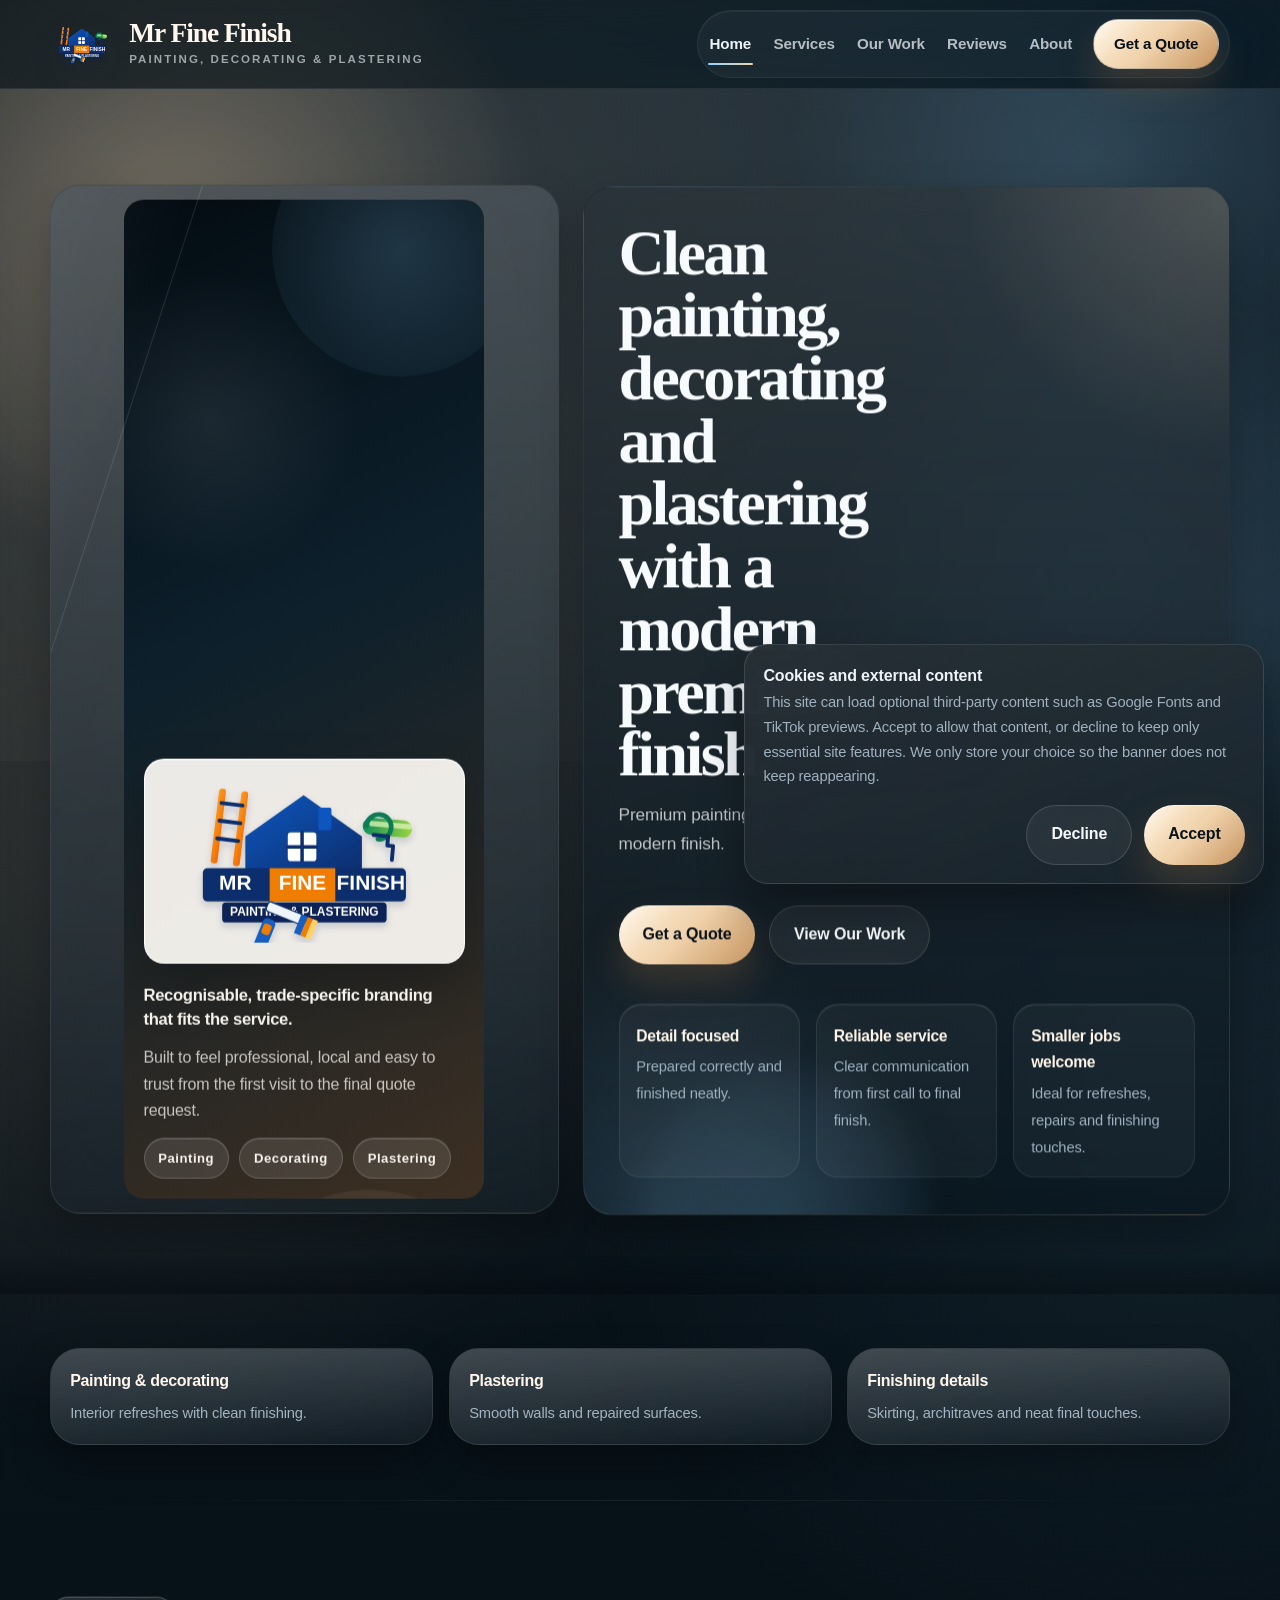
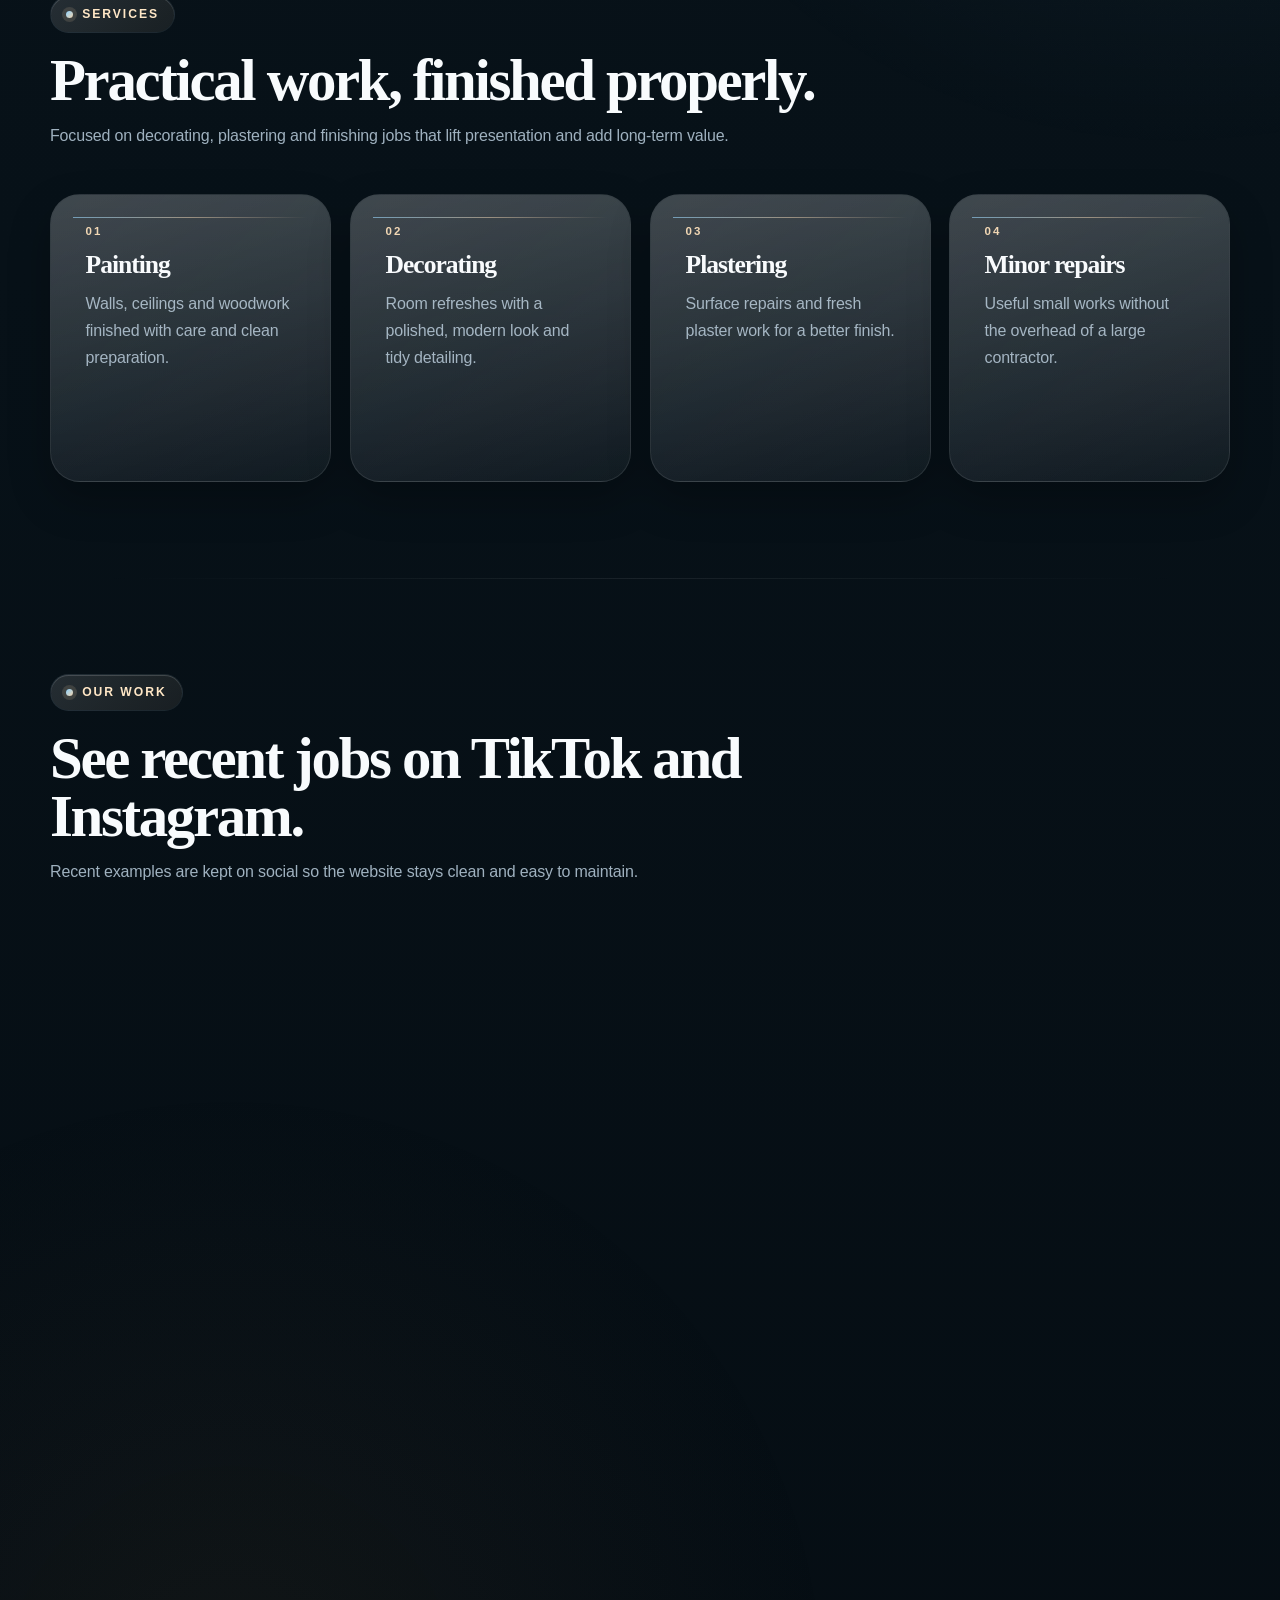
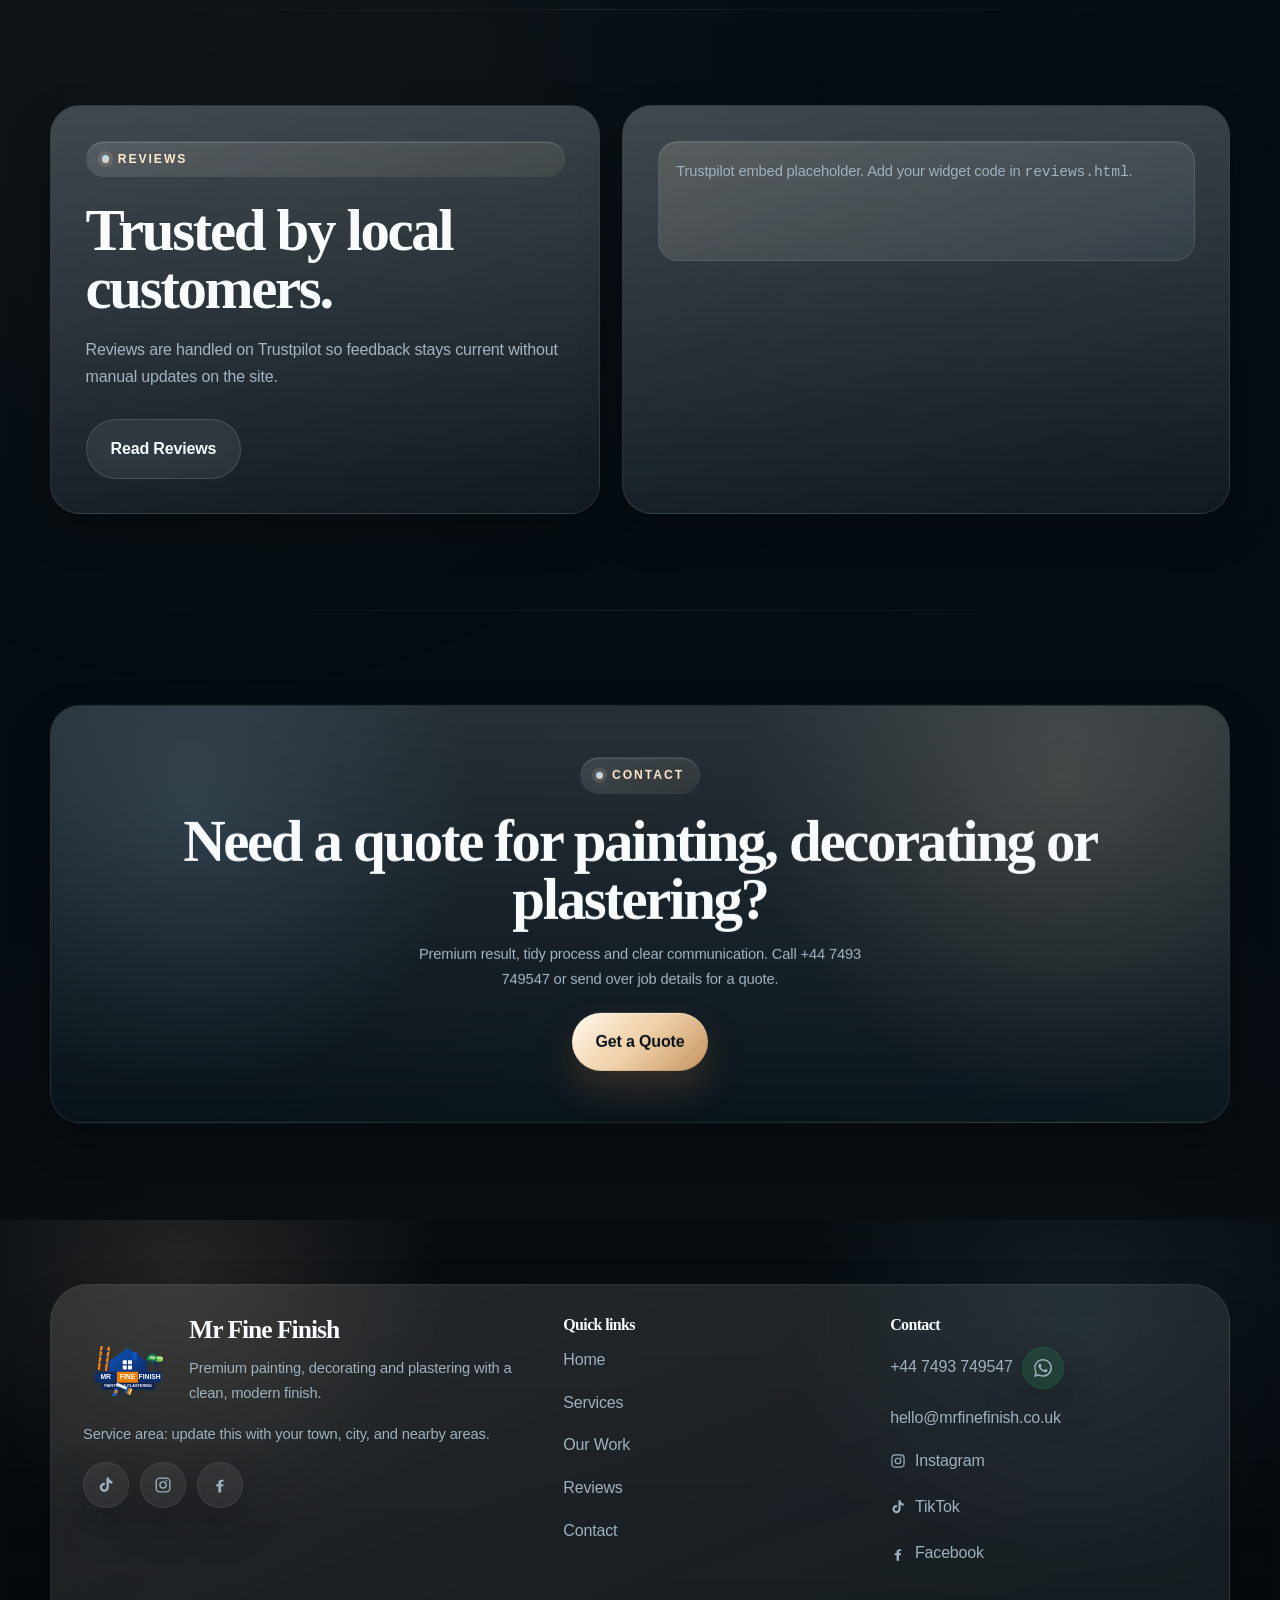
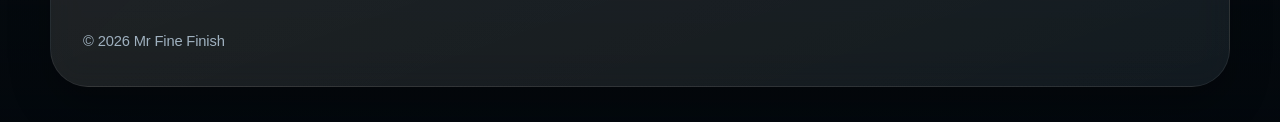
<file: index.html>
<!DOCTYPE html>
<html lang="en-GB">
<head>
  <meta charset="UTF-8">
  <meta name="viewport" content="width=device-width, initial-scale=1.0">
  <title>Mr Fine Finish | Luxury Painting, Decorating & Plastering</title>
  <meta name="description" content="Mr Fine Finish offers premium painting, decorating, plastering and finishing work with a clean, reliable and detail focused service.">
  <link rel="icon" href="assets/favicon.svg" type="image/svg+xml">
  <link data-cookie-rel="preconnect" data-cookie-href="https://fonts.googleapis.com">
  <link data-cookie-rel="preconnect" data-cookie-href="https://fonts.gstatic.com" crossorigin>
  <link data-cookie-rel="stylesheet" data-cookie-href="https://fonts.googleapis.com/css2?family=Cormorant+Garamond:wght@500;600;700&family=Manrope:wght@400;500;600;700;800&display=swap">
  <link rel="stylesheet" href="css/styles.css">
</head>
<body class="page-home">
  <div data-site-header></div>

  <main>
    <section class="hero">
      <div class="container">
        <div class="hero-grid">
          <aside class="hero-card hero-visual" aria-label="Mr Fine Finish brand panel">
            <div class="hero-visual-inner hero-brand-lockup">
              <div class="hero-logo-frame">
                <img class="hero-logo" src="assets/logo-full.svg" alt="Mr Fine Finish Painting and Plastering logo">
              </div>
              <div class="hero-visual-copy">
                <strong>Recognisable, trade-specific branding that fits the service.</strong>
                <p>Built to feel professional, local and easy to trust from the first visit to the final quote request.</p>
                <div class="hero-highlights">
                  <span>Painting</span>
                  <span>Decorating</span>
                  <span>Plastering</span>
                </div>
              </div>
            </div>
          </aside>
          <div class="hero-card hero-card-main">
            <div class="hero-copy">
              <h1>Clean painting, decorating and plastering with a modern premium finish.</h1>
              <p data-tagline>Premium painting, decorating and plastering with a clean, modern finish.</p>
              <div class="hero-actions">
                <a class="button button-primary" href="contact.html">Get a Quote</a>
                <a class="button button-secondary" href="work.html">View Our Work</a>
              </div>
              <div class="hero-meta">
                <div><strong>Detail focused</strong><span class="small-text">Prepared correctly and finished neatly.</span></div>
                <div><strong>Reliable service</strong><span class="small-text">Clear communication from first call to final finish.</span></div>
                <div><strong>Smaller jobs welcome</strong><span class="small-text">Ideal for refreshes, repairs and finishing touches.</span></div>
              </div>
            </div>
          </div>
        </div>
      </div>
    </section>

    <section class="section-tight">
      <div class="container trust-strip">
        <div class="trust-item stat-card"><strong>Painting &amp; decorating</strong><span class="small-text">Interior refreshes with clean finishing.</span></div>
        <div class="trust-item stat-card"><strong>Plastering</strong><span class="small-text">Smooth walls and repaired surfaces.</span></div>
        <div class="trust-item stat-card"><strong>Finishing details</strong><span class="small-text">Skirting, architraves and neat final touches.</span></div>
      </div>
    </section>

    <section class="section">
      <div class="container">
        <div class="section-head">
          <div class="eyebrow">Services</div>
          <h2>Practical work, finished properly.</h2>
          <p>Focused on decorating, plastering and finishing jobs that lift presentation and add long-term value.</p>
        </div>
        <div class="services-grid">
          <article class="service-card"><div class="kicker">01</div><h3>Painting</h3><p>Walls, ceilings and woodwork finished with care and clean preparation.</p></article>
          <article class="service-card"><div class="kicker">02</div><h3>Decorating</h3><p>Room refreshes with a polished, modern look and tidy detailing.</p></article>
          <article class="service-card"><div class="kicker">03</div><h3>Plastering</h3><p>Surface repairs and fresh plaster work for a better finish.</p></article>
          <article class="service-card"><div class="kicker">04</div><h3>Minor repairs</h3><p>Useful small works without the overhead of a large contractor.</p></article>
        </div>
      </div>
    </section>

    <section class="section">
      <div class="container">
        <div class="section-head">
          <div class="eyebrow">Our Work</div>
          <h2>See recent jobs on TikTok and Instagram.</h2>
          <p>Recent examples are kept on social so the website stays clean and easy to maintain.</p>
        </div>
        <div class="social-grid social-grid-two">
          <article class="social-card">
            <div class="kicker">TikTok</div>
            <h3>@mr.fine.finish</h3>
            <div class="embed-box" data-cookie-embed="tiktok" data-tiktok-username="mr.fine.finish">
              <div class="consent-embed-placeholder">
                <strong>TikTok content is optional.</strong>
                <p class="small-text">Accept cookies to load the TikTok profile preview here, or use the link below to open TikTok directly.</p>
              </div>
            </div>
            <p class="embed-note"><a data-tiktok-link href="https://www.tiktok.com/@mr.fine.finish" target="_blank" rel="noreferrer">Open TikTok profile</a></p>
          </article>
          <article class="social-card">
            <div class="kicker">Instagram</div>
            <h3>@mrfinefinish</h3>
            <p>Before and after finishes, tidy detail shots and completed room updates.</p>
            <div class="embed-box">
              <div class="social-profile-card">
                <div class="social-profile-top">
                  <div class="social-profile-mark" aria-hidden="true">
                    <svg viewBox="0 0 24 24"><path d="M7.75 2h8.5A5.76 5.76 0 0 1 22 7.75v8.5A5.76 5.76 0 0 1 16.25 22h-8.5A5.76 5.76 0 0 1 2 16.25v-8.5A5.76 5.76 0 0 1 7.75 2Zm-.2 1.8A3.75 3.75 0 0 0 3.8 7.55v8.9a3.75 3.75 0 0 0 3.75 3.75h8.9a3.75 3.75 0 0 0 3.75-3.75v-8.9a3.75 3.75 0 0 0-3.75-3.75h-8.9Zm8.95 1.35a1.1 1.1 0 1 1 0 2.2 1.1 1.1 0 0 1 0-2.2ZM12 7a5 5 0 1 1 0 10 5 5 0 0 1 0-10Zm0 1.8A3.2 3.2 0 1 0 12 15.2 3.2 3.2 0 0 0 12 8.8Z"/></svg>
                  </div>
                  <div>
                    <strong>Fresh project updates</strong>
                    <p class="small-text">The Instagram profile stays current without needing manual website edits.</p>
                  </div>
                </div>
                <div class="profile-badges">
                  <span>Before &amp; afters</span>
                  <span>Room finishes</span>
                  <span>Detail work</span>
                </div>
                <ul class="list-clean">
                  <li>See current decorating and plastering jobs.</li>
                  <li>Check recent completed finishes.</li>
                  <li>Follow the latest uploads directly on Instagram.</li>
                </ul>
              </div>
            </div>
            <p class="embed-note"><a data-instagram-link href="https://www.instagram.com/mrfinefinish" target="_blank" rel="noreferrer">View Instagram profile</a></p>
          </article>
        </div>
      </div>
    </section>

    <section class="section">
      <div class="container split">
        <div class="panel split-copy">
          <div class="eyebrow">Reviews</div>
          <h2 class="display-title">Trusted by local customers.</h2>
          <p>Reviews are handled on Trustpilot so feedback stays current without manual updates on the site.</p>
          <a class="button button-secondary" href="reviews.html">Read Reviews</a>
        </div>
        <div class="panel">
          <div class="embed-box">
            <p class="small-text">Trustpilot embed placeholder. Add your widget code in <code>reviews.html</code>.</p>
          </div>
        </div>
      </div>
    </section>

    <section class="section">
      <div class="container panel quote-band">
        <div class="eyebrow">Contact</div>
        <h2 class="display-title">Need a quote for painting, decorating or plastering?</h2>
        <p class="small-text">Premium result, tidy process and clear communication. Call <a data-phone-link href="tel:+447493749547"><span data-phone-display>+44 7493 749547</span></a> or send over job details for a quote.</p>
        <div class="hero-actions" style="justify-content: center;">
          <a class="button button-primary" href="contact.html">Get a Quote</a>
        </div>
      </div>
    </section>
  </main>

  <div data-site-footer></div>

  <script src="js/site-data.js"></script>
  <script src="js/main.js"></script>
</body>
</html>
</file>
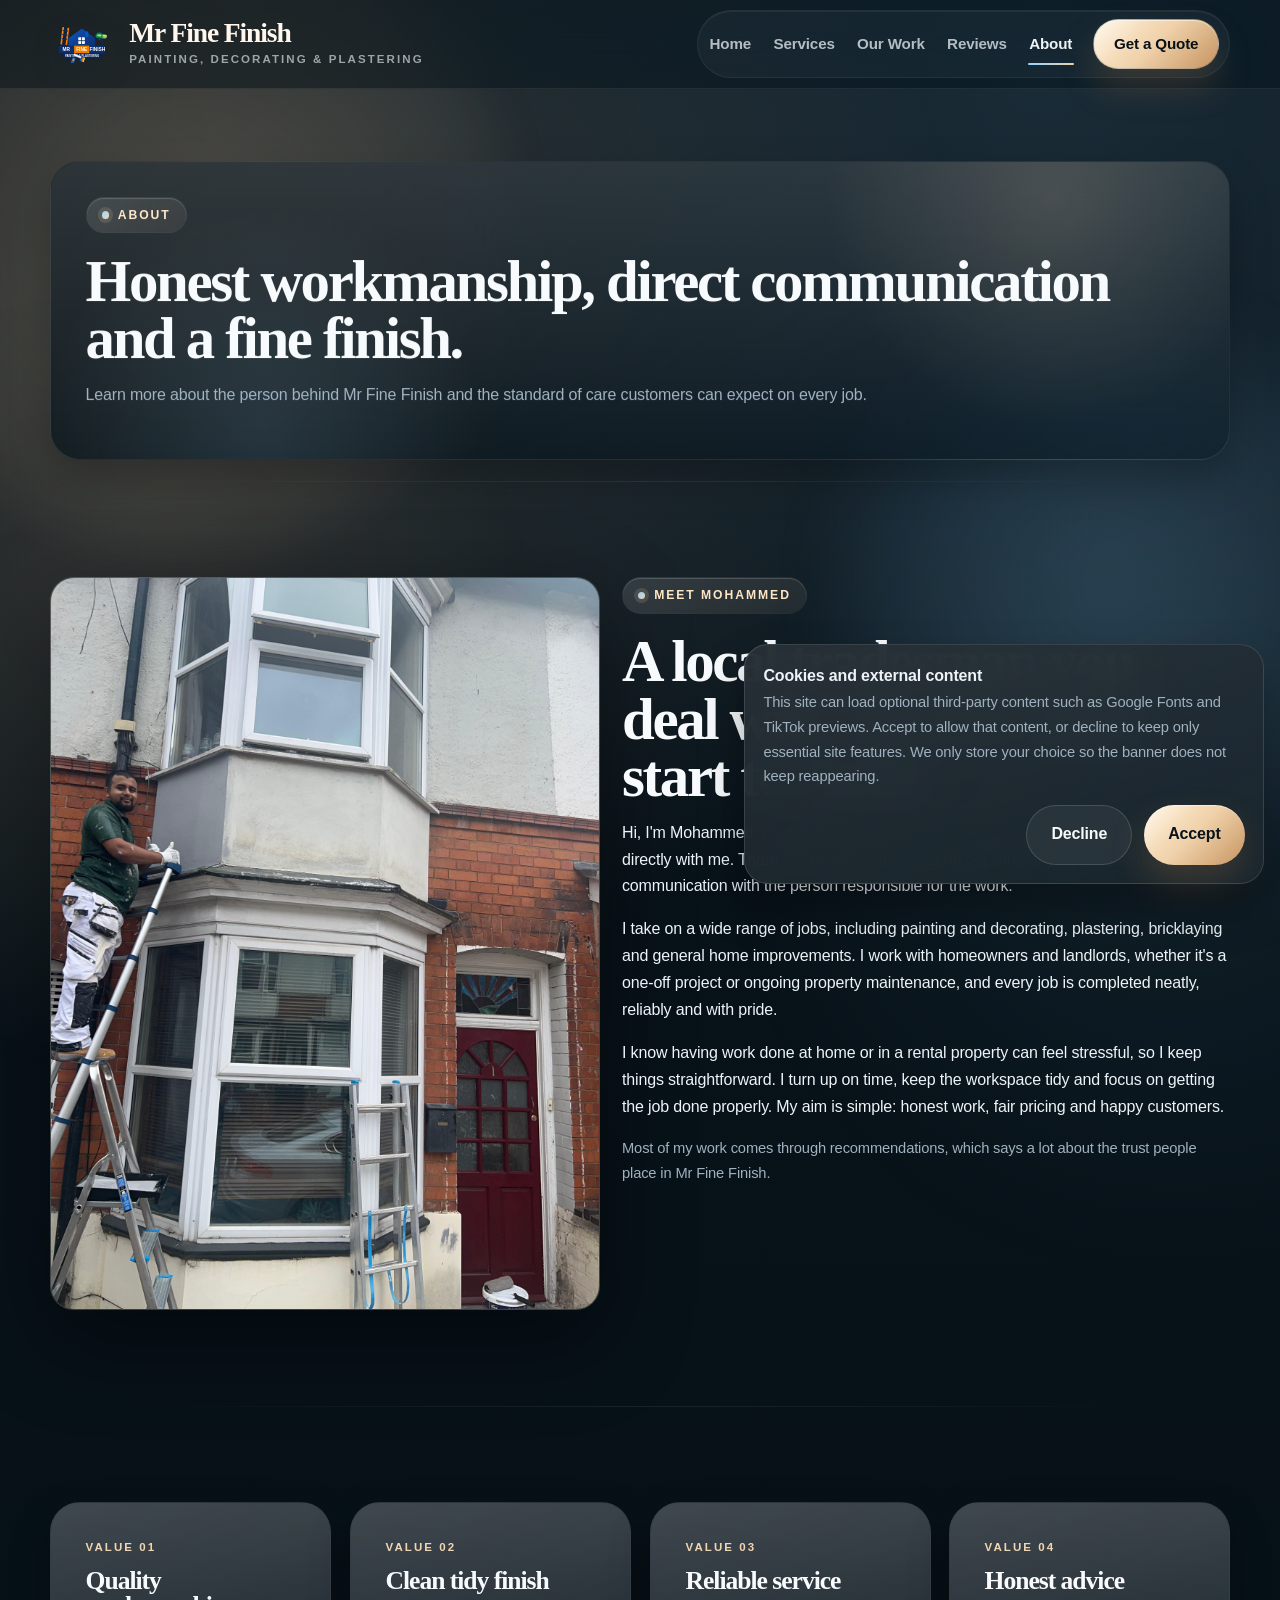
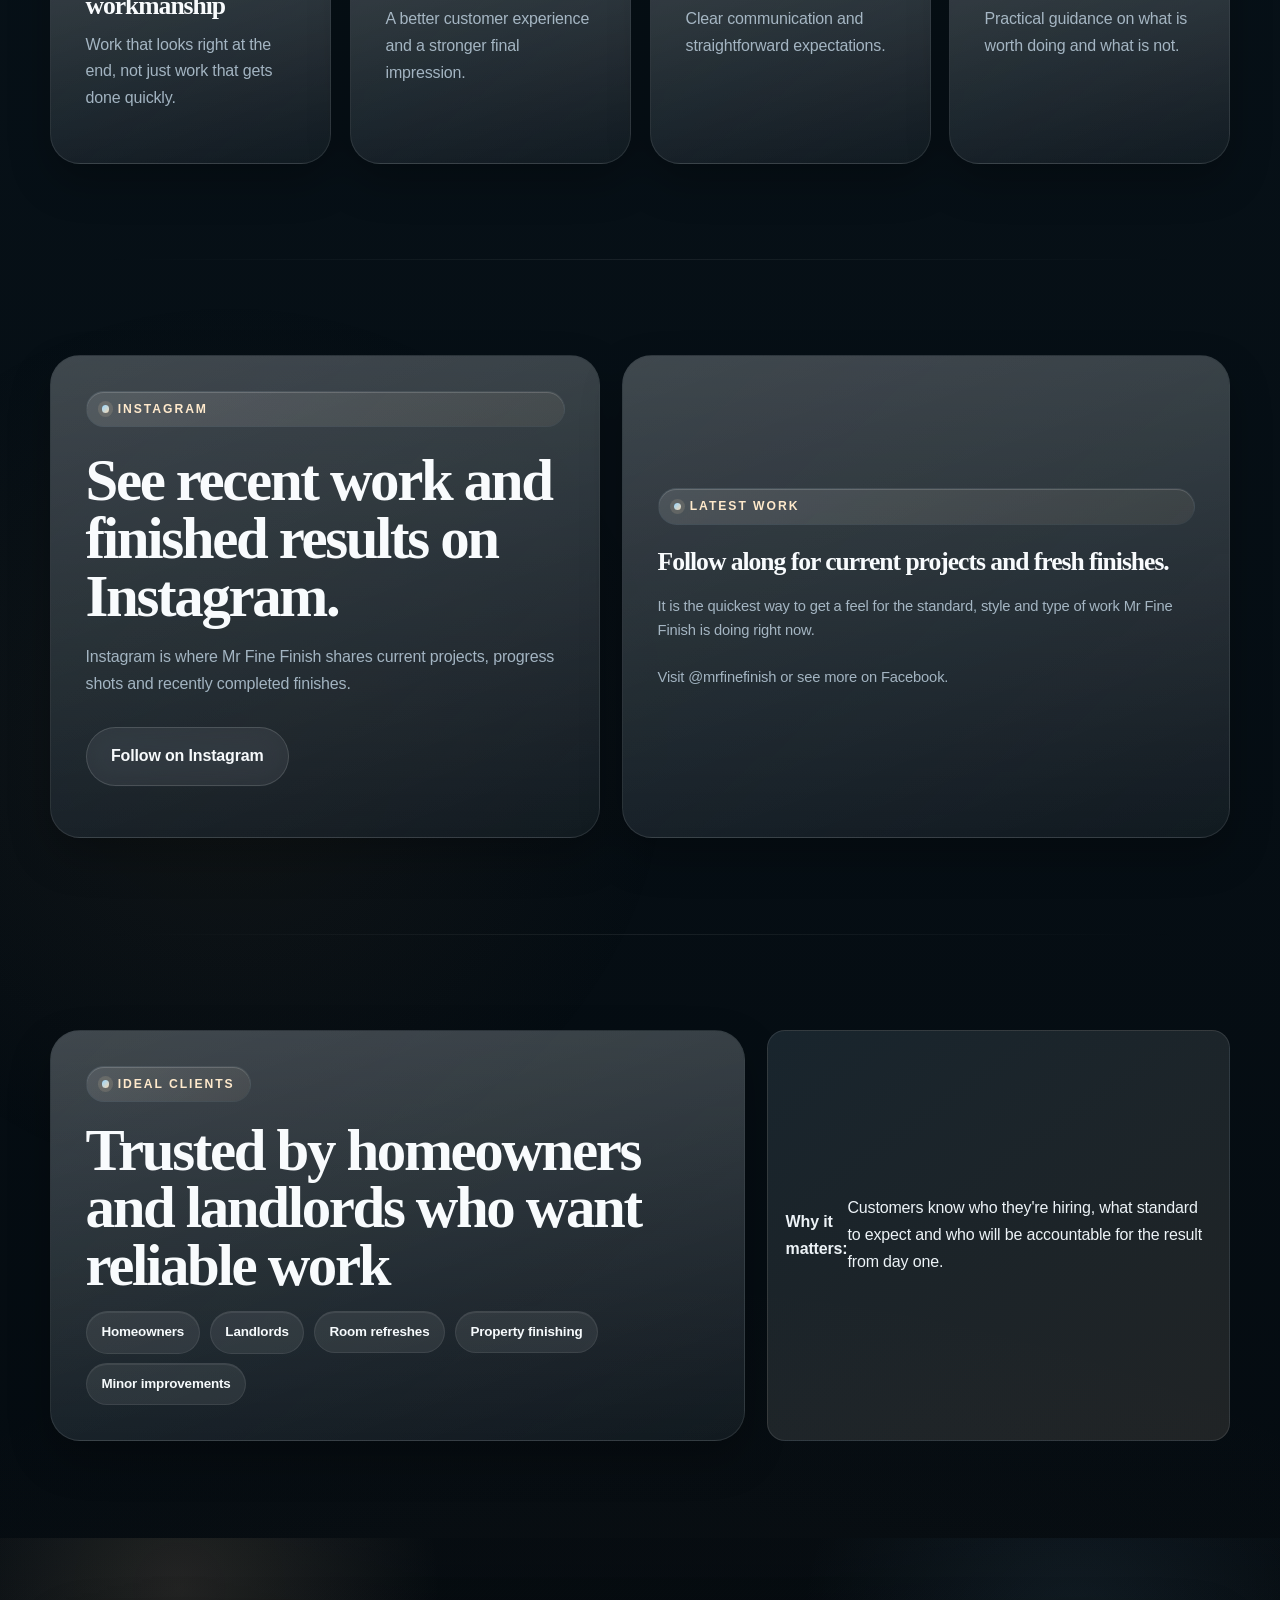
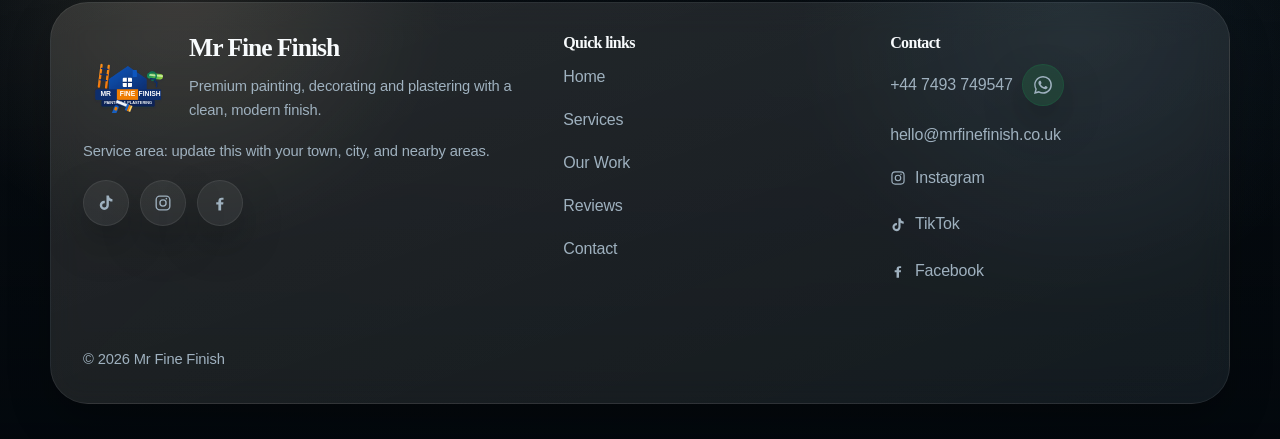
<file: about.html>
<!DOCTYPE html>
<html lang="en-GB">
<head>
  <meta charset="UTF-8">
  <meta name="viewport" content="width=device-width, initial-scale=1.0">
  <title>About | Mr Fine Finish</title>
  <meta name="description" content="Meet Mohammed, the owner of Mr Fine Finish, and learn about the reliable, tidy approach behind the business.">
  <link rel="icon" href="assets/favicon.svg" type="image/svg+xml">
  <link data-cookie-rel="preconnect" data-cookie-href="https://fonts.googleapis.com">
  <link data-cookie-rel="preconnect" data-cookie-href="https://fonts.gstatic.com" crossorigin>
  <link data-cookie-rel="stylesheet" data-cookie-href="https://fonts.googleapis.com/css2?family=Cormorant+Garamond:wght@500;600;700&family=Manrope:wght@400;500;600;700;800&display=swap">
  <link rel="stylesheet" href="css/styles.css">
</head>
<body class="page-about">
  <div data-site-header></div>

  <main>
    <section class="page-hero">
      <div class="container page-hero-panel hero-card">
        <div class="eyebrow">About</div>
        <h1>Honest workmanship, direct communication and a fine finish.</h1>
        <p>Learn more about the person behind Mr Fine Finish and the standard of care customers can expect on every job.</p>
      </div>
    </section>

    <section class="section">
      <div class="container split">
        <figure class="about-photo">
          <img
            class="about-photo-frame"
            src="assets/about-mohammed.jpg"
            alt="Mohammed from Mr Fine Finish working on an exterior property project"
          >
        </figure>
        <div>
          <div class="eyebrow">Meet Mohammed</div>
          <h2 class="display-title">A local tradesman you deal with directly from start to finish.</h2>
          <p>Hi, I&apos;m Mohammed, the owner of Mr Fine Finish. When you get in touch, you deal directly with me. There are no middlemen and no big company layers, just clear communication with the person responsible for the work.</p>
          <p>I take on a wide range of jobs, including painting and decorating, plastering, bricklaying and general home improvements. I work with homeowners and landlords, whether it&apos;s a one-off project or ongoing property maintenance, and every job is completed neatly, reliably and with pride.</p>
          <p>I know having work done at home or in a rental property can feel stressful, so I keep things straightforward. I turn up on time, keep the workspace tidy and focus on getting the job done properly. My aim is simple: honest work, fair pricing and happy customers.</p>
          <p class="small-text">Most of my work comes through recommendations, which says a lot about the trust people place in Mr Fine Finish.</p>
        </div>
      </div>
    </section>

    <section class="section">
      <div class="container grid-4">
        <article class="card"><div class="kicker">Value 01</div><h3>Quality workmanship</h3><p>Work that looks right at the end, not just work that gets done quickly.</p></article>
        <article class="card"><div class="kicker">Value 02</div><h3>Clean tidy finish</h3><p>A better customer experience and a stronger final impression.</p></article>
        <article class="card"><div class="kicker">Value 03</div><h3>Reliable service</h3><p>Clear communication and straightforward expectations.</p></article>
        <article class="card"><div class="kicker">Value 04</div><h3>Honest advice</h3><p>Practical guidance on what is worth doing and what is not.</p></article>
      </div>
    </section>

    <section class="section">
      <div class="container split">
        <div class="panel split-copy">
          <div class="eyebrow">Instagram</div>
          <h2 class="display-title">See recent work and finished results on Instagram.</h2>
          <p>Instagram is where Mr Fine Finish shares current projects, progress shots and recently completed finishes.</p>
          <p><a class="button button-secondary" data-instagram-link href="#" target="_blank" rel="noreferrer">Follow on Instagram</a></p>
        </div>
        <div class="panel split-copy">
          <div class="eyebrow">Latest work</div>
          <h3>Follow along for current projects and fresh finishes.</h3>
          <p class="small-text">It is the quickest way to get a feel for the standard, style and type of work Mr Fine Finish is doing right now.</p>
          <p class="small-text"><a data-instagram-link href="#" target="_blank" rel="noreferrer">Visit @mrfinefinish</a> or <a data-facebook-link href="#" target="_blank" rel="noreferrer">see more on Facebook</a>.</p>
        </div>
      </div>
    </section>

    <section class="section">
      <div class="container split split-compact">
        <div class="panel">
          <div class="eyebrow">Ideal clients</div>
          <h2 class="display-title">Trusted by homeowners and landlords who want reliable work</h2>
          <div class="pill-list">
            <span class="pill">Homeowners</span>
            <span class="pill">Landlords</span>
            <span class="pill">Room refreshes</span>
            <span class="pill">Property finishing</span>
            <span class="pill">Minor improvements</span>
          </div>
        </div>
        <div class="notice notice-panel"><strong>Why it matters:</strong> Customers know who they&apos;re hiring, what standard to expect and who will be accountable for the result from day one.</div>
      </div>
    </section>
  </main>

  <div data-site-footer></div>
  <script src="js/site-data.js"></script>
  <script src="js/main.js"></script>
</body>
</html>
</file>
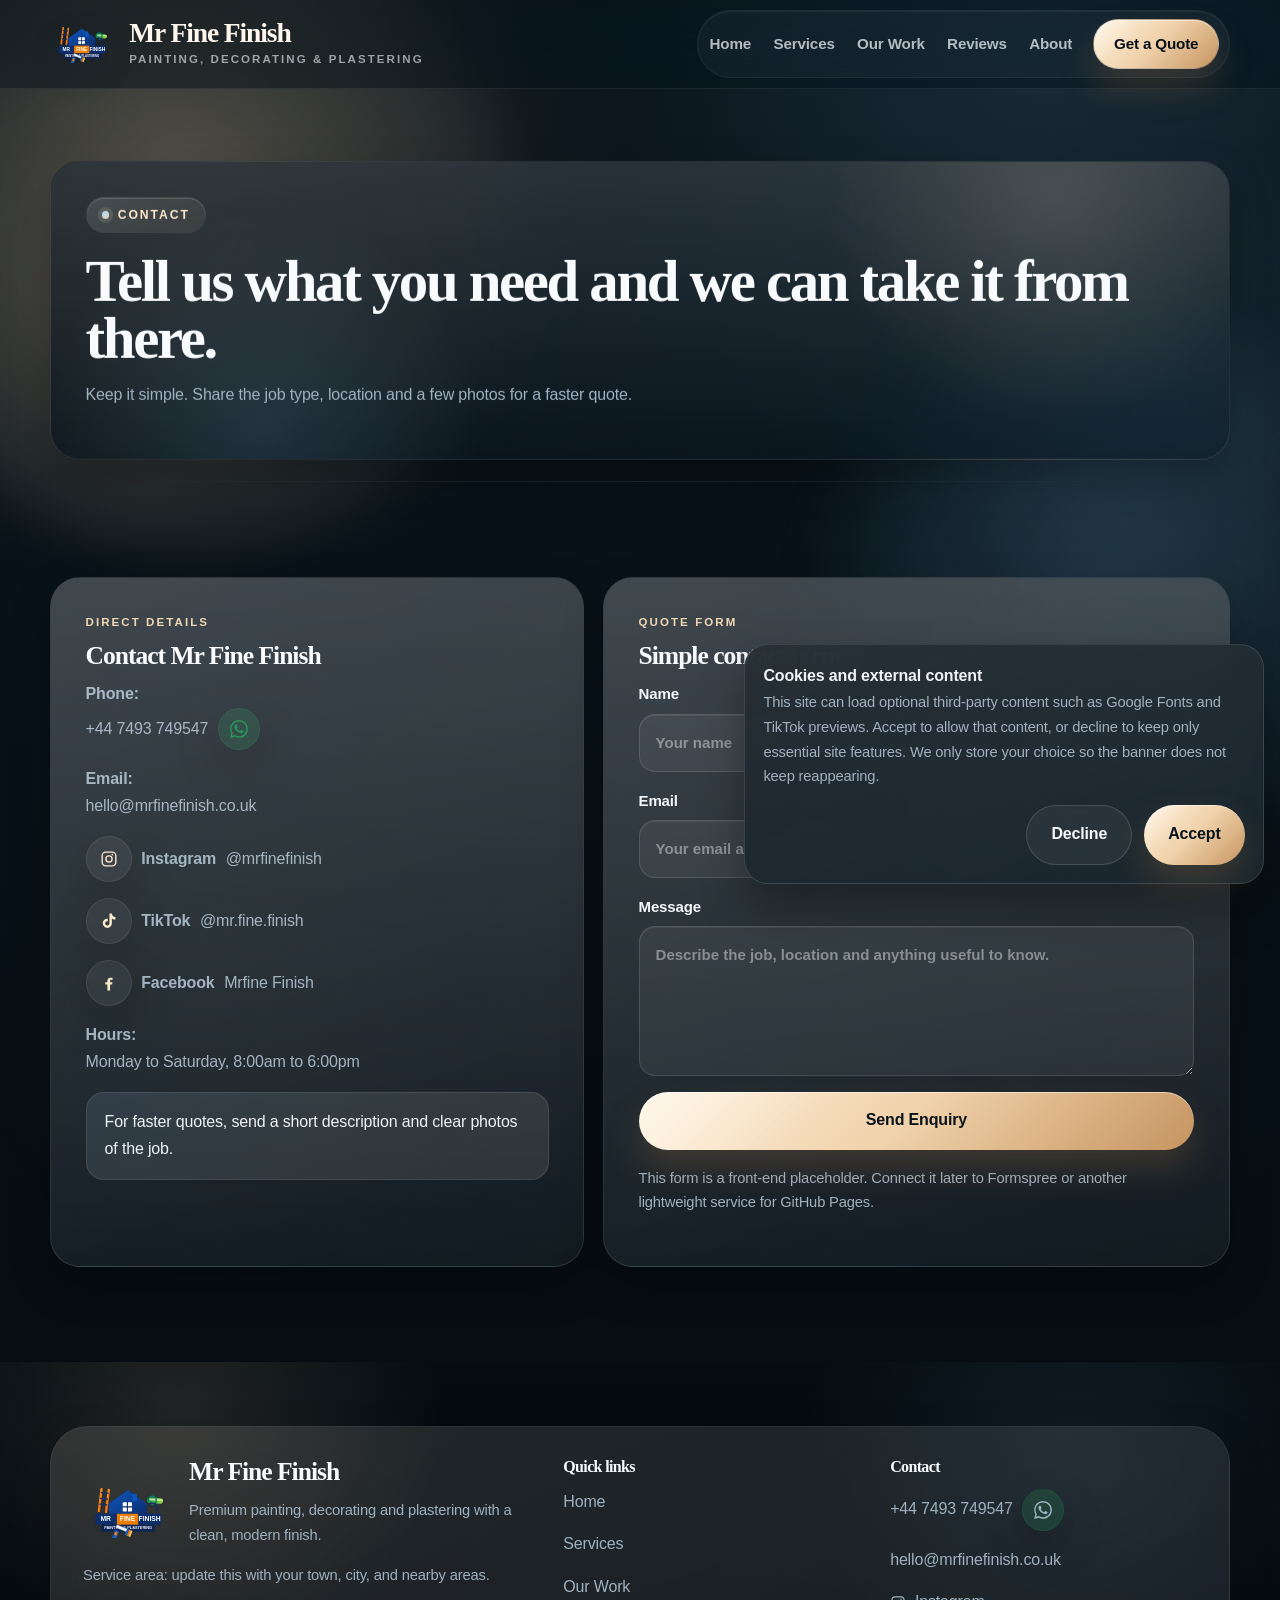
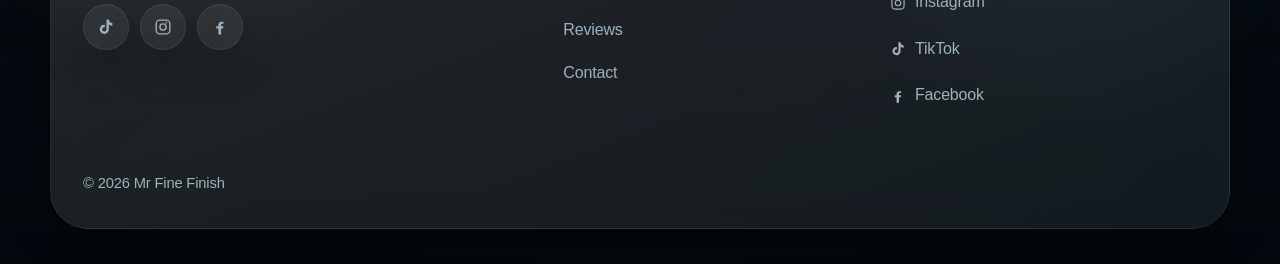
<file: contact.html>
<!DOCTYPE html>
<html lang="en-GB">
<head>
  <meta charset="UTF-8">
  <meta name="viewport" content="width=device-width, initial-scale=1.0">
  <title>Contact | Mr Fine Finish</title>
  <meta name="description" content="Contact Mr Fine Finish for painting, decorating, plastering and finishing work.">
  <link rel="icon" href="assets/favicon.svg" type="image/svg+xml">
  <link data-cookie-rel="preconnect" data-cookie-href="https://fonts.googleapis.com">
  <link data-cookie-rel="preconnect" data-cookie-href="https://fonts.gstatic.com" crossorigin>
  <link data-cookie-rel="stylesheet" data-cookie-href="https://fonts.googleapis.com/css2?family=Cormorant+Garamond:wght@500;600;700&family=Manrope:wght@400;500;600;700;800&display=swap">
  <link rel="stylesheet" href="css/styles.css">
</head>
<body class="page-contact">
  <div data-site-header></div>

  <main>
    <section class="page-hero">
      <div class="container page-hero-panel hero-card">
        <div class="eyebrow">Contact</div>
        <h1>Tell us what you need and we can take it from there.</h1>
        <p>Keep it simple. Share the job type, location and a few photos for a faster quote.</p>
      </div>
    </section>

    <section class="section">
      <div class="container contact-grid">
        <div class="contact-card">
          <div class="kicker">Direct details</div>
          <h3>Contact Mr Fine Finish</h3>
          <p><strong>Phone:</strong><br><span class="contact-inline"><a data-phone-link href="tel:+447493749547"><span data-phone-display>+44 7493 749547</span></a><a class="whatsapp-link" data-whatsapp-link href="https://wa.me/447493749547" target="_blank" rel="noreferrer" aria-label="Chat on WhatsApp"><svg viewBox="0 0 24 24" aria-hidden="true"><path d="M20.52 3.48A11.86 11.86 0 0 0 12.06 0C5.55 0 .25 5.29.25 11.8c0 2.08.54 4.11 1.57 5.9L0 24l6.5-1.7a11.78 11.78 0 0 0 5.56 1.42h.01c6.5 0 11.8-5.29 11.8-11.8 0-3.15-1.23-6.1-3.35-8.44Zm-8.46 18.25h-.01a9.9 9.9 0 0 1-5.05-1.39l-.36-.21-3.86 1.01 1.03-3.76-.23-.38a9.86 9.86 0 0 1-1.52-5.2c0-5.45 4.44-9.88 9.9-9.88 2.64 0 5.12 1.02 6.98 2.9a9.8 9.8 0 0 1 2.88 6.98c0 5.45-4.44 9.89-9.88 9.89Zm5.42-7.4c-.3-.15-1.78-.88-2.06-.98-.28-.1-.48-.15-.68.15-.2.3-.78.98-.95 1.18-.18.2-.35.22-.65.07-.3-.15-1.25-.46-2.38-1.48-.88-.78-1.47-1.74-1.65-2.04-.17-.3-.02-.46.13-.61.14-.14.3-.35.45-.53.15-.18.2-.3.3-.5.1-.2.05-.38-.02-.53-.08-.15-.68-1.64-.94-2.25-.25-.6-.5-.52-.68-.53h-.58c-.2 0-.53.08-.8.38-.28.3-1.06 1.04-1.06 2.52 0 1.48 1.08 2.92 1.23 3.12.15.2 2.1 3.21 5.1 4.5.71.3 1.27.48 1.7.61.71.22 1.36.19 1.87.11.57-.08 1.78-.73 2.03-1.44.25-.71.25-1.33.17-1.45-.08-.12-.28-.2-.58-.35Z"/></svg></a></span></p>
          <p><strong>Email:</strong><br><a data-email-link href="mailto:hello@mrfinefinish.co.uk"><span data-email>hello@mrfinefinish.co.uk</span></a></p>
          <p><span class="contact-inline"><a class="social-icon-link" data-instagram-link href="#" target="_blank" rel="noreferrer" aria-label="Open Instagram"><svg viewBox="0 0 24 24" aria-hidden="true"><path d="M7.75 2h8.5A5.76 5.76 0 0 1 22 7.75v8.5A5.76 5.76 0 0 1 16.25 22h-8.5A5.76 5.76 0 0 1 2 16.25v-8.5A5.76 5.76 0 0 1 7.75 2Zm-.2 1.8A3.75 3.75 0 0 0 3.8 7.55v8.9a3.75 3.75 0 0 0 3.75 3.75h8.9a3.75 3.75 0 0 0 3.75-3.75v-8.9a3.75 3.75 0 0 0-3.75-3.75h-8.9Zm8.95 1.35a1.1 1.1 0 1 1 0 2.2 1.1 1.1 0 0 1 0-2.2ZM12 7a5 5 0 1 1 0 10 5 5 0 0 1 0-10Zm0 1.8A3.2 3.2 0 1 0 12 15.2 3.2 3.2 0 0 0 12 8.8Z"/></svg></a><strong>Instagram</strong><a data-instagram-link href="https://www.instagram.com/mrfinefinish" target="_blank" rel="noreferrer">@mrfinefinish</a></span></p>
          <p><span class="contact-inline"><a class="social-icon-link" data-tiktok-link href="#" target="_blank" rel="noreferrer" aria-label="Open TikTok"><svg viewBox="0 0 24 24" aria-hidden="true"><path d="M19.59 6.69a4.83 4.83 0 0 1-3.77-4.35V2h-3.2v13.15a2.89 2.89 0 1 1-2.89-2.89c.24 0 .47.03.69.08V9.07a6.08 6.08 0 0 0-.69-.04A6.09 6.09 0 1 0 15.82 15V8.54a8.04 8.04 0 0 0 4.77 1.57V6.9c-.34 0-.68-.07-1-.21Z"/></svg></a><strong>TikTok</strong><a data-tiktok-link href="https://www.tiktok.com/@mr.fine.finish" target="_blank" rel="noreferrer">@mr.fine.finish</a></span></p>
          <p><span class="contact-inline"><a class="social-icon-link" data-facebook-link href="#" target="_blank" rel="noreferrer" aria-label="Open Facebook"><svg viewBox="0 0 24 24" aria-hidden="true"><path d="M13.5 22v-8h2.7l.4-3h-3.1V9.1c0-.87.25-1.46 1.49-1.46H16.7V4.96c-.31-.04-1.36-.12-2.58-.12-2.55 0-4.29 1.56-4.29 4.42V11H7v3h2.83v8h3.67Z"/></svg></a><strong>Facebook</strong><a data-facebook-link href="#" target="_blank" rel="noreferrer">Mrfine Finish</a></span></p>
          <p><strong>Hours:</strong><br><span data-hours>Monday to Saturday, 8:00am to 6:00pm</span></p>
          <div class="notice">For faster quotes, send a short description and clear photos of the job.</div>
        </div>
        <div class="contact-card">
          <div class="kicker">Quote form</div>
          <h3>Simple contact form</h3>
          <form class="form" action="#" method="post">
            <div class="form-row">
              <label>Name<input type="text" name="name" placeholder="Your name"></label>
              <label>Phone<input type="tel" name="phone" placeholder="Your phone number"></label>
            </div>
            <div class="form-row">
              <label>Email<input type="email" name="email" placeholder="Your email address"></label>
              <label>Service needed
                <select name="service">
                  <option>Painting</option>
                  <option>Decorating</option>
                  <option>Plastering</option>
                  <option>Skirting / Architraves</option>
                  <option>Minor repairs</option>
                  <option>General enquiry</option>
                </select>
              </label>
            </div>
            <label>Message<textarea name="message" placeholder="Describe the job, location and anything useful to know."></textarea></label>
            <button class="button button-primary" type="submit">Send Enquiry</button>
            <p class="small-text">This form is a front-end placeholder. Connect it later to Formspree or another lightweight service for GitHub Pages.</p>
          </form>
        </div>
      </div>
    </section>
  </main>

  <div data-site-footer></div>
  <script src="js/site-data.js"></script>
  <script src="js/main.js"></script>
</body>
</html>
</file>
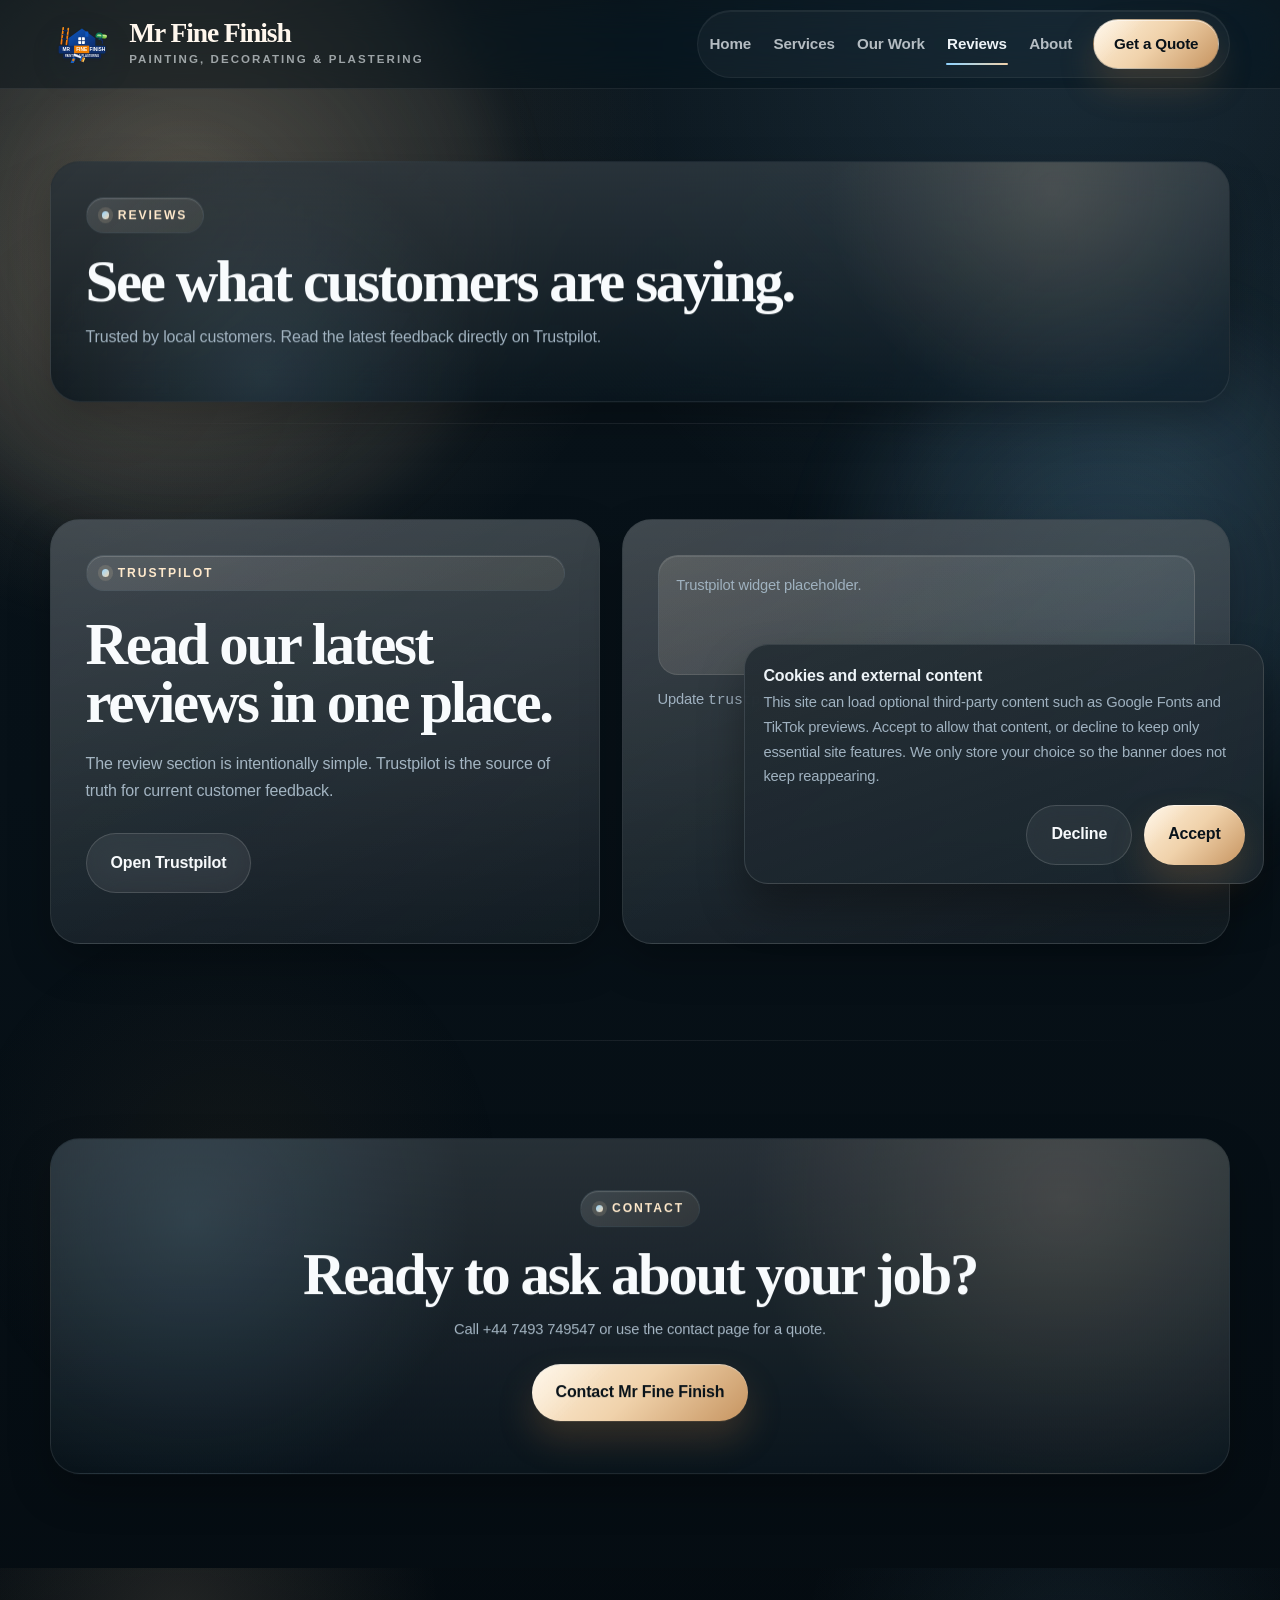
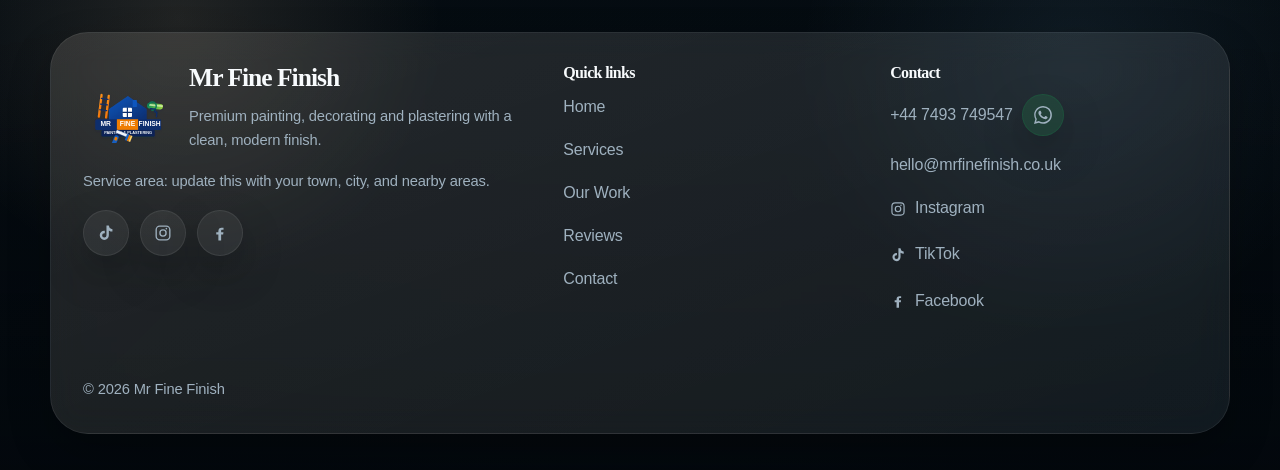
<file: reviews.html>
<!DOCTYPE html>
<html lang="en-GB">
<head>
  <meta charset="UTF-8">
  <meta name="viewport" content="width=device-width, initial-scale=1.0">
  <title>Reviews | Mr Fine Finish</title>
  <meta name="description" content="Read the latest customer feedback for Mr Fine Finish on Trustpilot.">
  <link rel="icon" href="assets/favicon.svg" type="image/svg+xml">
  <link data-cookie-rel="preconnect" data-cookie-href="https://fonts.googleapis.com">
  <link data-cookie-rel="preconnect" data-cookie-href="https://fonts.gstatic.com" crossorigin>
  <link data-cookie-rel="stylesheet" data-cookie-href="https://fonts.googleapis.com/css2?family=Cormorant+Garamond:wght@500;600;700&family=Manrope:wght@400;500;600;700;800&display=swap">
  <link rel="stylesheet" href="css/styles.css">
</head>
<body class="page-reviews">
  <div data-site-header></div>

  <main>
    <section class="page-hero">
      <div class="container page-hero-panel hero-card">
        <div class="eyebrow">Reviews</div>
        <h1>See what customers are saying.</h1>
        <p>Trusted by local customers. Read the latest feedback directly on Trustpilot.</p>
      </div>
    </section>

    <section class="section">
      <div class="container split">
        <div class="panel split-copy">
          <div class="eyebrow">Trustpilot</div>
          <h2 class="display-title">Read our latest reviews in one place.</h2>
          <p>The review section is intentionally simple. Trustpilot is the source of truth for current customer feedback.</p>
          <p><a class="button button-secondary" data-trustpilot-link href="#" target="_blank" rel="noreferrer">Open Trustpilot</a></p>
        </div>
        <div class="panel">
          <div class="embed-box">
            <!-- Paste Trustpilot embed code here -->
            <p class="small-text">Trustpilot widget placeholder.</p>
          </div>
          <p class="embed-note">Update <code>trustpilotUrl</code> in <code>js/site-data.js</code> when your profile URL is ready.</p>
        </div>
      </div>
    </section>

    <section class="section">
      <div class="container panel quote-band">
        <div class="eyebrow">Contact</div>
        <h2 class="display-title">Ready to ask about your job?</h2>
        <p class="small-text">Call <a data-phone-link href="tel:+447493749547"><span data-phone-display>+44 7493 749547</span></a> or use the contact page for a quote.</p>
        <div class="hero-actions" style="justify-content: center;"><a class="button button-primary" href="contact.html">Contact Mr Fine Finish</a></div>
      </div>
    </section>
  </main>

  <div data-site-footer></div>
  <script src="js/site-data.js"></script>
  <script src="js/main.js"></script>
</body>
</html>
</file>
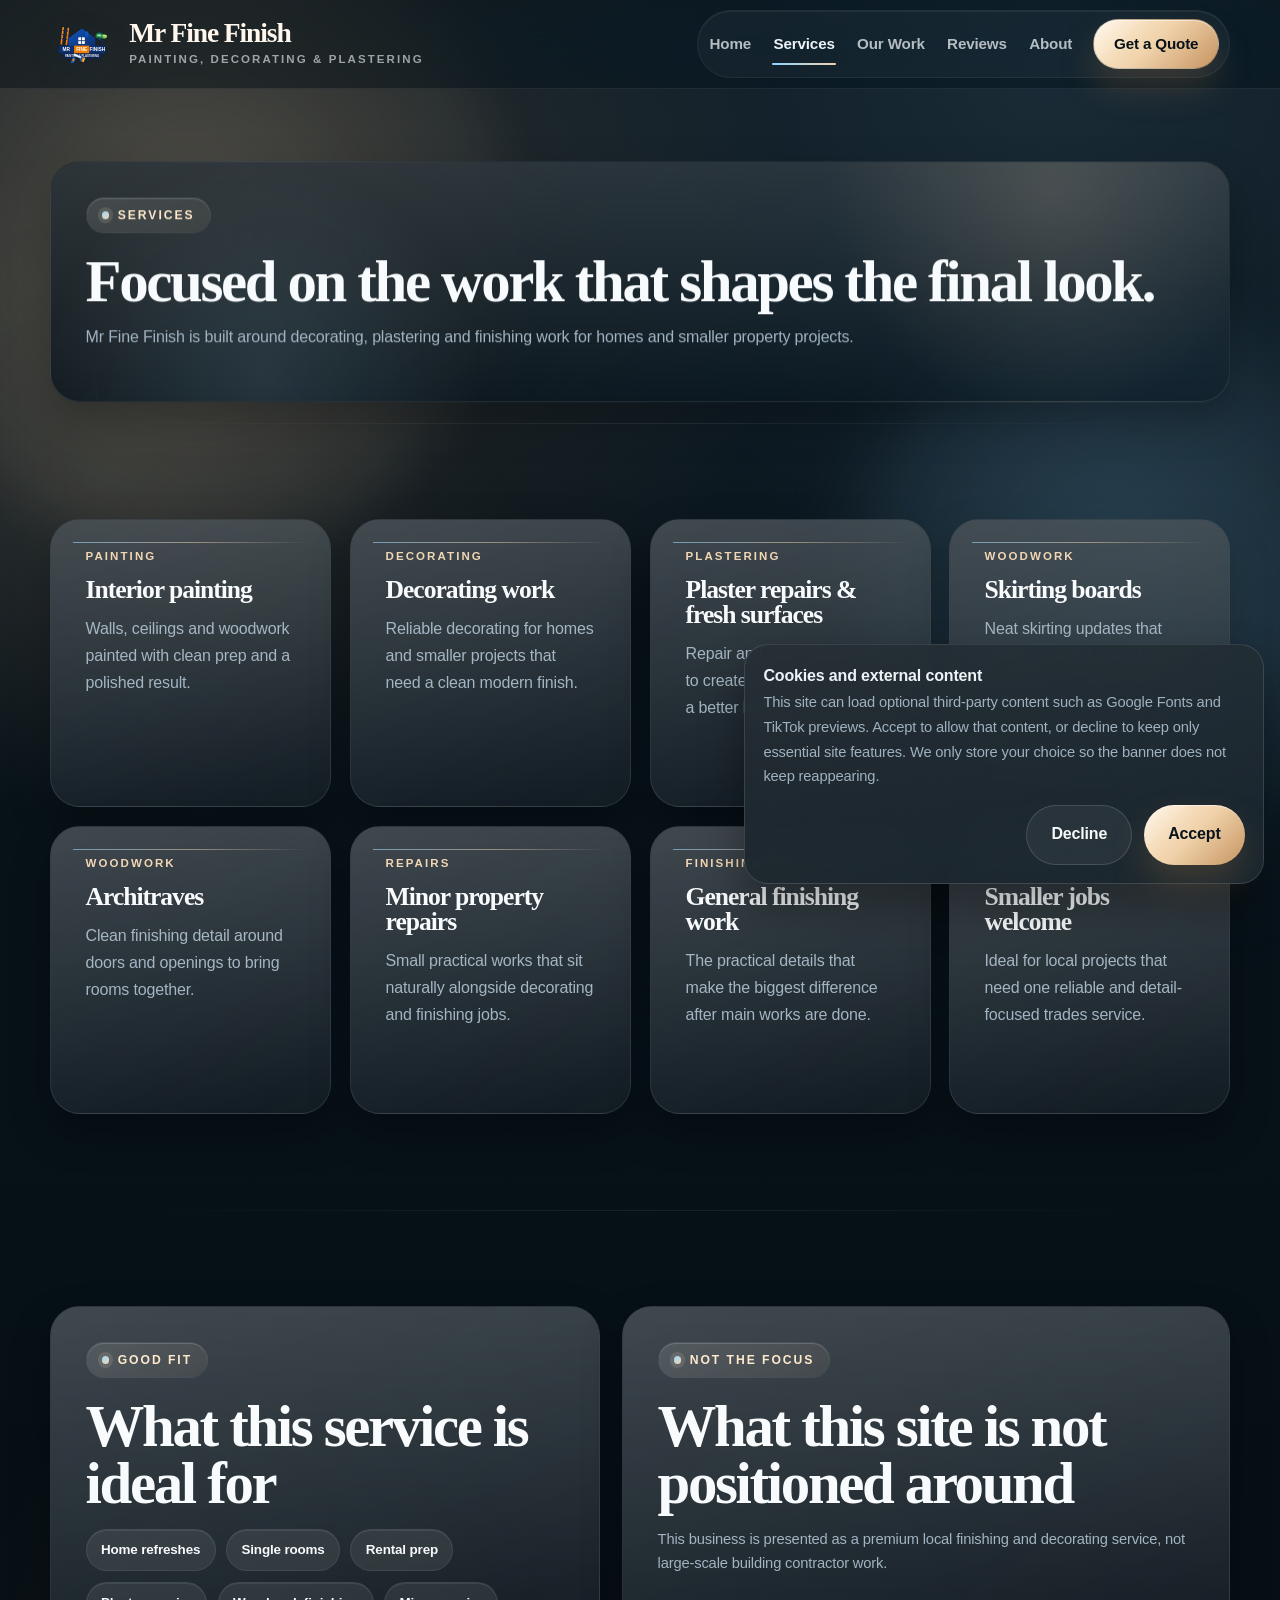
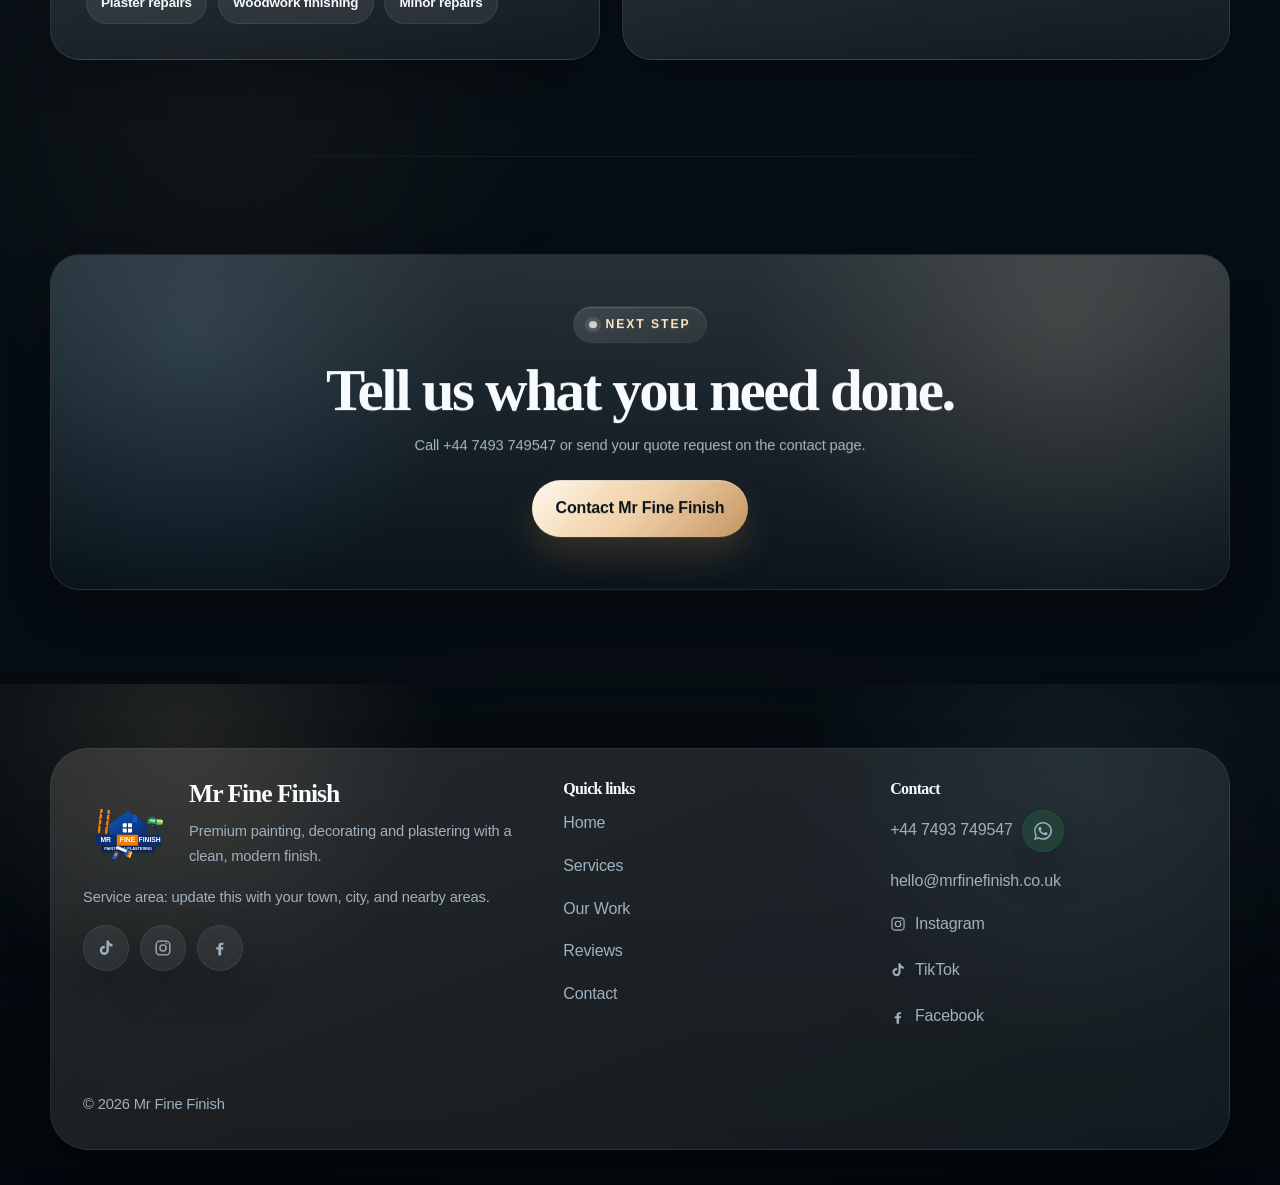
<file: services.html>
<!DOCTYPE html>
<html lang="en-GB">
<head>
  <meta charset="UTF-8">
  <meta name="viewport" content="width=device-width, initial-scale=1.0">
  <title>Services | Mr Fine Finish</title>
  <meta name="description" content="Explore painting, decorating, plastering, skirting, architraves and finishing services from Mr Fine Finish.">
  <link rel="icon" href="assets/favicon.svg" type="image/svg+xml">
  <link data-cookie-rel="preconnect" data-cookie-href="https://fonts.googleapis.com">
  <link data-cookie-rel="preconnect" data-cookie-href="https://fonts.gstatic.com" crossorigin>
  <link data-cookie-rel="stylesheet" data-cookie-href="https://fonts.googleapis.com/css2?family=Cormorant+Garamond:wght@500;600;700&family=Manrope:wght@400;500;600;700;800&display=swap">
  <link rel="stylesheet" href="css/styles.css">
</head>
<body class="page-services">
  <div data-site-header></div>

  <main>
    <section class="page-hero">
      <div class="container page-hero-panel hero-card">
        <div class="eyebrow">Services</div>
        <h1>Focused on the work that shapes the final look.</h1>
        <p>Mr Fine Finish is built around decorating, plastering and finishing work for homes and smaller property projects.</p>
      </div>
    </section>

    <section class="section">
      <div class="container services-grid">
        <article class="service-card"><div class="kicker">Painting</div><h3>Interior painting</h3><p>Walls, ceilings and woodwork painted with clean prep and a polished result.</p></article>
        <article class="service-card"><div class="kicker">Decorating</div><h3>Decorating work</h3><p>Reliable decorating for homes and smaller projects that need a clean modern finish.</p></article>
        <article class="service-card"><div class="kicker">Plastering</div><h3>Plaster repairs &amp; fresh surfaces</h3><p>Repair and preparation work to create smoother walls and a better base for decoration.</p></article>
        <article class="service-card"><div class="kicker">Woodwork</div><h3>Skirting boards</h3><p>Neat skirting updates that sharpen the full look of a room.</p></article>
        <article class="service-card"><div class="kicker">Woodwork</div><h3>Architraves</h3><p>Clean finishing detail around doors and openings to bring rooms together.</p></article>
        <article class="service-card"><div class="kicker">Repairs</div><h3>Minor property repairs</h3><p>Small practical works that sit naturally alongside decorating and finishing jobs.</p></article>
        <article class="service-card"><div class="kicker">Finishing</div><h3>General finishing work</h3><p>The practical details that make the biggest difference after main works are done.</p></article>
        <article class="service-card"><div class="kicker">Support</div><h3>Smaller jobs welcome</h3><p>Ideal for local projects that need one reliable and detail-focused trades service.</p></article>
      </div>
    </section>

    <section class="section">
      <div class="container split">
        <div class="panel">
          <div class="eyebrow">Good fit</div>
          <h2 class="display-title">What this service is ideal for</h2>
          <div class="pill-list">
            <span class="pill">Home refreshes</span>
            <span class="pill">Single rooms</span>
            <span class="pill">Rental prep</span>
            <span class="pill">Plaster repairs</span>
            <span class="pill">Woodwork finishing</span>
            <span class="pill">Minor repairs</span>
          </div>
        </div>
        <div class="panel">
          <div class="eyebrow">Not the focus</div>
          <h2 class="display-title">What this site is not positioned around</h2>
          <p class="small-text">This business is presented as a premium local finishing and decorating service, not large-scale building contractor work.</p>
        </div>
      </div>
    </section>

    <section class="section">
      <div class="container panel quote-band">
        <div class="eyebrow">Next step</div>
        <h2 class="display-title">Tell us what you need done.</h2>
        <p class="small-text">Call <a data-phone-link href="tel:+447493749547"><span data-phone-display>+44 7493 749547</span></a> or send your quote request on the contact page.</p>
        <div class="hero-actions" style="justify-content: center;"><a class="button button-primary" href="contact.html">Contact Mr Fine Finish</a></div>
      </div>
    </section>
  </main>

  <div data-site-footer></div>
  <script src="js/site-data.js"></script>
  <script src="js/main.js"></script>
</body>
</html>
</file>
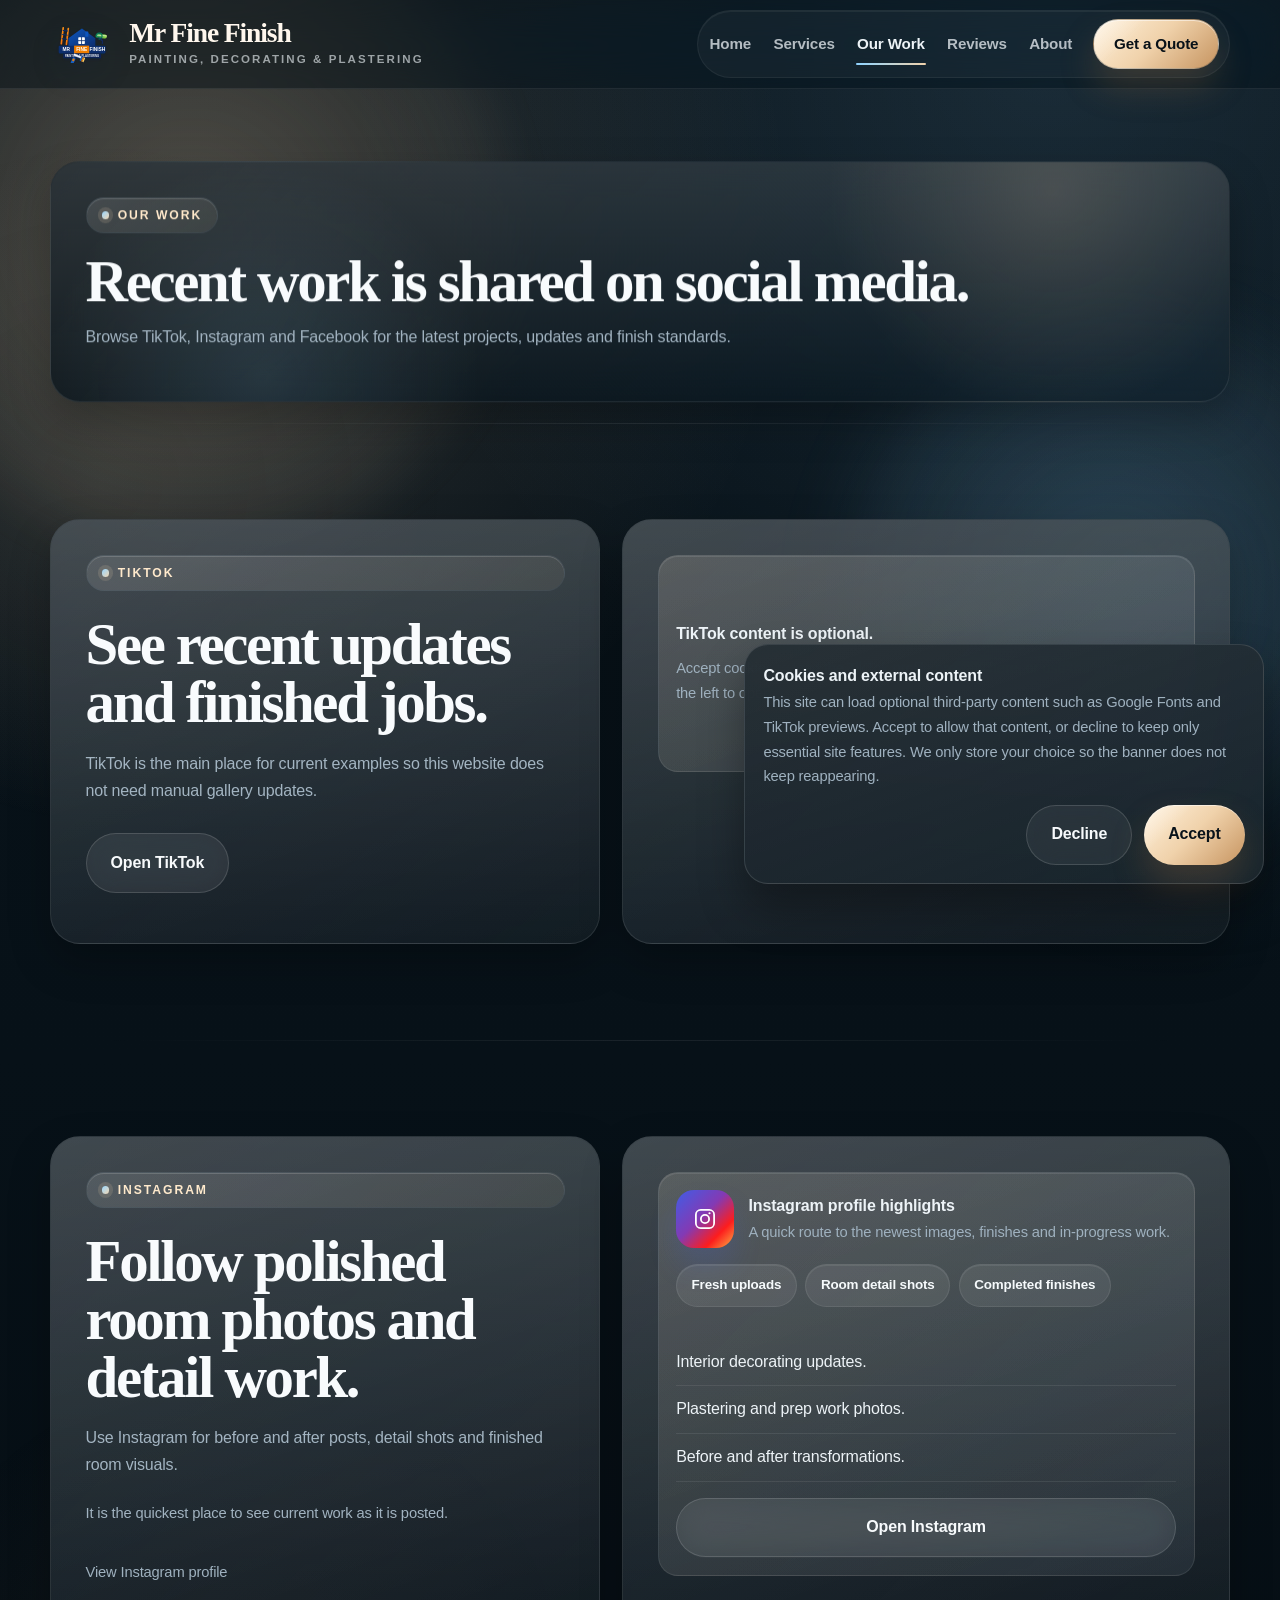
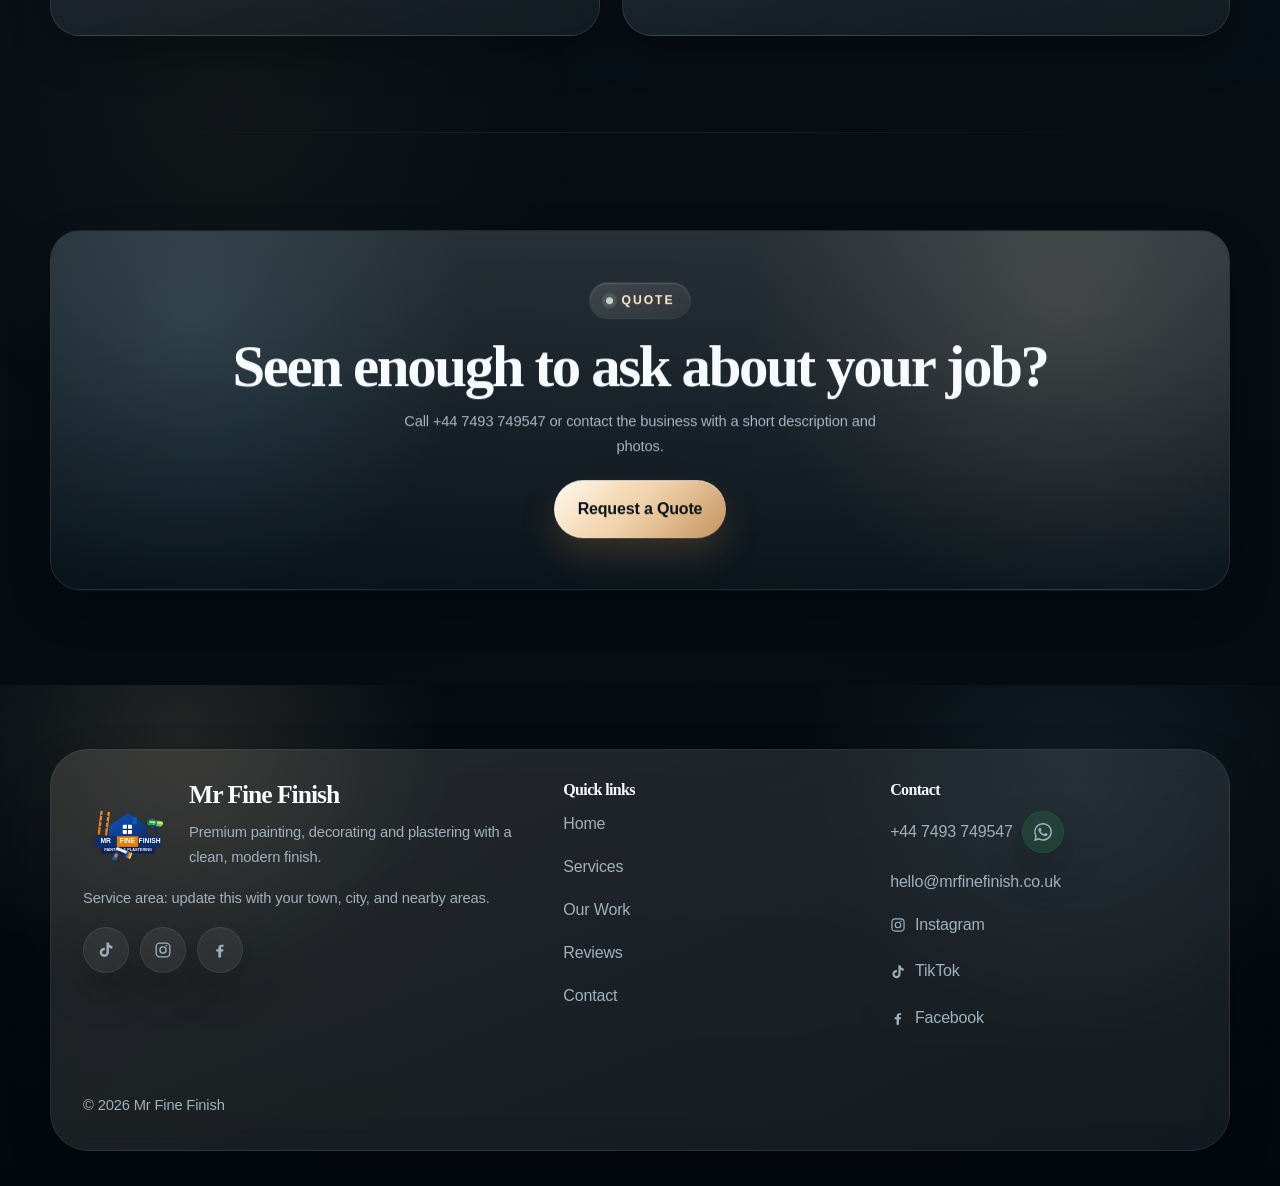
<file: work.html>
<!DOCTYPE html>
<html lang="en-GB">
<head>
  <meta charset="UTF-8">
  <meta name="viewport" content="width=device-width, initial-scale=1.0">
  <title>Our Work | Mr Fine Finish</title>
  <meta name="description" content="View recent work and social updates from Mr Fine Finish on TikTok, Instagram and Facebook.">
  <link rel="icon" href="assets/favicon.svg" type="image/svg+xml">
  <link data-cookie-rel="preconnect" data-cookie-href="https://fonts.googleapis.com">
  <link data-cookie-rel="preconnect" data-cookie-href="https://fonts.gstatic.com" crossorigin>
  <link data-cookie-rel="stylesheet" data-cookie-href="https://fonts.googleapis.com/css2?family=Cormorant+Garamond:wght@500;600;700&family=Manrope:wght@400;500;600;700;800&display=swap">
  <link rel="stylesheet" href="css/styles.css">
</head>
<body class="page-work">
  <div data-site-header></div>

  <main>
    <section class="page-hero">
      <div class="container page-hero-panel hero-card">
        <div class="eyebrow">Our Work</div>
        <h1>Recent work is shared on social media.</h1>
        <p>Browse TikTok, Instagram and Facebook for the latest projects, updates and finish standards.</p>
      </div>
    </section>

    <section class="section">
      <div class="container split">
        <div class="panel split-copy">
          <div class="eyebrow">TikTok</div>
          <h2 class="display-title">See recent updates and finished jobs.</h2>
          <p>TikTok is the main place for current examples so this website does not need manual gallery updates.</p>
          <p><a class="button button-secondary" data-tiktok-link href="https://www.tiktok.com/@mr.fine.finish" target="_blank" rel="noreferrer">Open TikTok</a></p>
        </div>
        <div class="panel">
          <div class="embed-box" data-cookie-embed="tiktok" data-tiktok-username="mr.fine.finish">
            <div class="consent-embed-placeholder">
              <strong>TikTok content is optional.</strong>
              <p class="small-text">Accept cookies to load the TikTok profile preview here, or use the button on the left to open TikTok directly.</p>
            </div>
          </div>
        </div>
      </div>
    </section>

    <section class="section">
      <div class="container split">
        <div class="panel split-copy">
          <div class="eyebrow">Instagram</div>
          <h2 class="display-title">Follow polished room photos and detail work.</h2>
          <p>Use Instagram for before and after posts, detail shots and finished room visuals.</p>
          <p class="small-text">It is the quickest place to see current work as it is posted.</p>
          <p class="embed-note"><a data-instagram-link href="https://www.instagram.com/mrfinefinish" target="_blank" rel="noreferrer">View Instagram profile</a></p>
        </div>
        <div class="panel">
          <div class="embed-box">
            <div class="social-profile-card">
              <div class="social-profile-top">
                <div class="social-profile-mark" aria-hidden="true">
                  <svg viewBox="0 0 24 24"><path d="M7.75 2h8.5A5.76 5.76 0 0 1 22 7.75v8.5A5.76 5.76 0 0 1 16.25 22h-8.5A5.76 5.76 0 0 1 2 16.25v-8.5A5.76 5.76 0 0 1 7.75 2Zm-.2 1.8A3.75 3.75 0 0 0 3.8 7.55v8.9a3.75 3.75 0 0 0 3.75 3.75h8.9a3.75 3.75 0 0 0 3.75-3.75v-8.9a3.75 3.75 0 0 0-3.75-3.75h-8.9Zm8.95 1.35a1.1 1.1 0 1 1 0 2.2 1.1 1.1 0 0 1 0-2.2ZM12 7a5 5 0 1 1 0 10 5 5 0 0 1 0-10Zm0 1.8A3.2 3.2 0 1 0 12 15.2 3.2 3.2 0 0 0 12 8.8Z"/></svg>
                </div>
                <div>
                  <strong>Instagram profile highlights</strong>
                  <p class="small-text">A quick route to the newest images, finishes and in-progress work.</p>
                </div>
              </div>
              <div class="profile-badges">
                <span>Fresh uploads</span>
                <span>Room detail shots</span>
                <span>Completed finishes</span>
              </div>
              <ul class="list-clean">
                <li>Interior decorating updates.</li>
                <li>Plastering and prep work photos.</li>
                <li>Before and after transformations.</li>
              </ul>
              <a class="button button-secondary" data-instagram-link href="#" target="_blank" rel="noreferrer">Open Instagram</a>
            </div>
          </div>
        </div>
      </div>
    </section>

    <section class="section">
      <div class="container panel quote-band">
        <div class="eyebrow">Quote</div>
        <h2 class="display-title">Seen enough to ask about your job?</h2>
        <p class="small-text">Call <a data-phone-link href="tel:+447493749547"><span data-phone-display>+44 7493 749547</span></a> or contact the business with a short description and photos.</p>
        <div class="hero-actions" style="justify-content: center;"><a class="button button-primary" href="contact.html">Request a Quote</a></div>
      </div>
    </section>
  </main>

  <div data-site-footer></div>
  <script src="js/site-data.js"></script>
  <script src="js/main.js"></script>
</body>
</html>
</file>
<file: css/styles.css>
:root {
  --bg: #071118;
  --bg-deep: #03080d;
  --bg-soft: #0f1c25;
  --surface: rgba(12, 23, 31, 0.56);
  --surface-strong: rgba(16, 31, 41, 0.82);
  --surface-solid: #122531;
  --surface-dark: #09131a;
  --text: #edf3f7;
  --muted: #9fb1bf;
  --muted-strong: #cad6df;
  --line: rgba(236, 243, 247, 0.1);
  --line-strong: rgba(236, 243, 247, 0.2);
  --accent: #f0d2ab;
  --accent-strong: #ffe7c6;
  --accent-2: #9c6b3d;
  --accent-3: #8fd3ff;
  --accent-soft: rgba(240, 210, 171, 0.12);
  --glow: rgba(143, 211, 255, 0.24);
  --shadow: 0 30px 90px rgba(0, 0, 0, 0.42);
  --shadow-soft: 0 18px 40px rgba(0, 0, 0, 0.26);
  --shadow-crisp: 0 18px 42px rgba(0, 0, 0, 0.34);
  --radius-xs: 16px;
  --radius-sm: 22px;
  --radius: 30px;
  --radius-lg: 38px;
  --max: 1180px;
}

* {
  box-sizing: border-box;
}

html {
  scroll-behavior: smooth;
}

body {
  margin: 0;
  min-width: 320px;
  font-family: "Manrope", "Segoe UI", Arial, sans-serif;
  color: var(--text);
  background:
    radial-gradient(circle at 14% 8%, rgba(240, 210, 171, 0.16), transparent 22%),
    radial-gradient(circle at 82% 2%, rgba(143, 211, 255, 0.13), transparent 24%),
    radial-gradient(circle at 50% 120%, rgba(156, 107, 61, 0.12), transparent 34%),
    linear-gradient(180deg, #09131a 0%, #071118 38%, #040a0f 100%);
  line-height: 1.68;
  letter-spacing: -0.01em;
  -webkit-font-smoothing: antialiased;
  text-rendering: optimizeLegibility;
  overflow-x: clip;
}

body::before,
body::after {
  content: "";
  position: fixed;
  pointer-events: none;
  z-index: -2;
}

body::before {
  inset: -10% auto auto -10%;
  width: 40rem;
  height: 40rem;
  border-radius: 50%;
  background: radial-gradient(circle, rgba(240, 210, 171, 0.18), rgba(240, 210, 171, 0));
  filter: blur(24px);
  animation: ambientFloat 18s ease-in-out infinite;
}

body::after {
  inset: auto -8% 5% auto;
  width: 34rem;
  height: 34rem;
  border-radius: 50%;
  background: radial-gradient(circle, rgba(143, 211, 255, 0.18), rgba(143, 211, 255, 0));
  filter: blur(34px);
  animation: ambientFloat 22s ease-in-out infinite reverse;
}

main {
  position: relative;
  isolation: isolate;
}

main::before,
main::after {
  content: "";
  position: absolute;
  inset: 0;
  pointer-events: none;
  z-index: -1;
}

main::before {
  background:
    radial-gradient(circle at 8% 18%, rgba(240, 210, 171, 0.08), transparent 16%),
    radial-gradient(circle at 92% 24%, rgba(143, 211, 255, 0.07), transparent 18%),
    radial-gradient(circle at 18% 74%, rgba(156, 107, 61, 0.08), transparent 18%);
}

main::after {
  background-image:
    linear-gradient(rgba(255, 255, 255, 0.025) 1px, transparent 1px),
    linear-gradient(90deg, rgba(255, 255, 255, 0.025) 1px, transparent 1px);
  background-size: 80px 80px;
  mask-image: linear-gradient(180deg, rgba(0, 0, 0, 0.42), transparent 90%);
  opacity: 0.28;
}

img {
  max-width: 100%;
  display: block;
}

a {
  color: inherit;
  text-decoration: none;
  transition: color 0.22s ease;
}

a[href] {
  text-decoration-color: rgba(240, 210, 171, 0.42);
  text-underline-offset: 0.18em;
}

h1,
h2,
h3,
h4 {
  margin: 0 0 0.85rem;
  line-height: 0.98;
  letter-spacing: -0.04em;
  font-family: "Cormorant Garamond", Georgia, serif;
  font-weight: 600;
  color: #f8fbfd;
}

h1 {
  font-size: clamp(3rem, 6vw, 5.8rem);
}

h2,
.display-title,
.section-head h2,
.page-hero h1 {
  font-size: clamp(2.4rem, 4.6vw, 4.2rem);
}

h3 {
  font-size: clamp(1.4rem, 2vw, 1.9rem);
}

p {
  margin: 0 0 1rem;
}

button,
.button {
  font: inherit;
  font-weight: 700;
  letter-spacing: -0.01em;
  border: 0;
  cursor: pointer;
  border-radius: 999px;
  padding: 0.96rem 1.5rem;
  min-height: 50px;
  display: inline-flex;
  align-items: center;
  justify-content: center;
  gap: 0.5rem;
  position: relative;
  isolation: isolate;
  transition:
    transform 0.3s cubic-bezier(0.22, 1, 0.36, 1),
    background-color 0.22s ease,
    color 0.22s ease,
    border-color 0.22s ease,
    box-shadow 0.3s ease;
}

button::after,
.button::after {
  content: "";
  position: absolute;
  inset: 1px;
  border-radius: inherit;
  background: linear-gradient(180deg, rgba(255, 255, 255, 0.26), rgba(255, 255, 255, 0));
  opacity: 0;
  transition: opacity 0.28s ease;
  z-index: -1;
}

button:hover,
.button:hover {
  transform: translateY(-3px);
}

button:hover::after,
.button:hover::after {
  opacity: 1;
}

button:active,
.button:active {
  transform: translateY(-1px);
}

button:focus-visible,
.button:focus-visible,
a:focus-visible,
input:focus-visible,
select:focus-visible,
textarea:focus-visible {
  outline: 2px solid var(--accent);
  outline-offset: 3px;
}

.button-primary {
  color: #09131a;
  background:
    linear-gradient(135deg, rgba(255, 255, 255, 0.46), rgba(255, 255, 255, 0) 32%),
    linear-gradient(135deg, #fff1db 0%, #f0d2ab 48%, #c69460 100%);
  box-shadow:
    0 18px 34px rgba(156, 107, 61, 0.28),
    inset 0 1px 0 rgba(255, 255, 255, 0.52);
}

.button-primary:hover {
  box-shadow:
    0 22px 42px rgba(156, 107, 61, 0.38),
    0 0 26px rgba(240, 210, 171, 0.22),
    inset 0 1px 0 rgba(255, 255, 255, 0.58);
}

.button-secondary {
  color: #f7fafc;
  border: 1px solid rgba(255, 255, 255, 0.14);
  background: rgba(255, 255, 255, 0.06);
  backdrop-filter: blur(16px);
}

.button-secondary:hover {
  background: rgba(255, 255, 255, 0.1);
  border-color: rgba(240, 210, 171, 0.24);
  box-shadow: 0 18px 36px rgba(0, 0, 0, 0.2);
}

.container {
  width: min(calc(100% - 2rem), var(--max));
  margin: 0 auto;
}

.section,
.section-tight,
.page-hero,
.footer {
  position: relative;
}

.section {
  padding: 6rem 0;
}

.section-tight {
  padding: 3.4rem 0;
}

.section::before,
.page-hero + .section::before,
.section-tight + .section::before {
  content: "";
  position: absolute;
  top: 0;
  left: 50%;
  transform: translateX(-50%);
  width: min(1080px, calc(100% - 2rem));
  height: 1px;
  background: linear-gradient(90deg, rgba(255, 255, 255, 0), rgba(255, 255, 255, 0.08), rgba(255, 255, 255, 0));
}


.eyebrow {
  display: inline-flex;
  align-items: center;
  gap: 0.55rem;
  padding: 0.45rem 0.95rem;
  border-radius: 999px;
  border: 1px solid rgba(35, 67, 91, 0.16);
  background: linear-gradient(135deg, rgba(255, 255, 255, 0.12), rgba(240, 210, 171, 0.08));
  color: var(--accent-strong);
  font-size: 0.76rem;
  font-weight: 800;
  letter-spacing: 0.16em;
  text-transform: uppercase;
  margin-bottom: 1.2rem;
  box-shadow: inset 0 1px 0 rgba(255, 255, 255, 0.16);
}

.eyebrow::before {
  content: "";
  width: 0.45rem;
  height: 0.45rem;
  border-radius: 50%;
  background: linear-gradient(135deg, var(--accent-3), var(--accent));
  box-shadow: 0 0 0 4px rgba(240, 210, 171, 0.14);
}

.section-head {
  max-width: 780px;
  margin-bottom: 2.75rem;
}

.section-head p,
.hero-copy p,
.page-hero p,
.small-text,
.contact-card p,
.service-card p,
.card p,
.panel p,
.review-card p,
.work-card p,
.social-card p {
  color: var(--muted);
}

.topbar {
  position: sticky;
  top: 0;
  z-index: 40;
  border-bottom: 1px solid rgba(255, 255, 255, 0.08);
  background: rgba(7, 17, 24, 0.48);
  backdrop-filter: blur(22px) saturate(150%);
  transition: background-color 0.24s ease, border-color 0.24s ease, box-shadow 0.24s ease;
}

.topbar.is-scrolled {
  background: rgba(7, 17, 24, 0.72);
  border-color: rgba(255, 255, 255, 0.1);
  box-shadow: 0 16px 32px rgba(0, 0, 0, 0.24);
}

.nav {
  min-height: 88px;
  display: flex;
  align-items: center;
  justify-content: space-between;
  gap: 1rem;
  position: relative;
}

.brand {
  display: inline-flex;
  align-items: center;
  gap: 0.95rem;
  flex-shrink: 0;
}

.brand-logo {
  width: clamp(60px, 5vw, 76px);
  height: auto;
  filter: drop-shadow(0 10px 18px rgba(11, 45, 109, 0.08));
}

.brand-copy {
  display: flex;
  flex-direction: column;
  gap: 0.18rem;
}

.brand-mark {
  font-family: "Cormorant Garamond", Georgia, serif;
  font-size: 1.72rem;
  line-height: 1;
  letter-spacing: -0.04em;
  font-weight: 700;
  color: #fff7ed;
}

.brand-sub {
  color: rgba(237, 243, 247, 0.62);
  font-size: 0.72rem;
  font-weight: 700;
  text-transform: uppercase;
  letter-spacing: 0.18em;
}

.nav-links {
  display: flex;
  align-items: center;
  gap: 1.2rem;
  padding: 0.48rem 0.6rem;
  border-radius: 999px;
  background: rgba(255, 255, 255, 0.04);
  border: 1px solid rgba(255, 255, 255, 0.06);
  box-shadow: inset 0 1px 0 rgba(255, 255, 255, 0.06);
}

.nav-links a {
  color: rgba(237, 243, 247, 0.74);
  font-size: 0.95rem;
  font-weight: 700;
  padding: 0.4rem 0.1rem;
  position: relative;
}

.nav-links a:not(.button)::after,
.footer a::after,
.embed-note a::after {
  content: "";
  position: absolute;
  left: 0;
  right: 0;
  bottom: -0.1rem;
  height: 2px;
  border-radius: 999px;
  background: linear-gradient(90deg, var(--accent-3), var(--accent));
  transform: scaleX(0);
  transform-origin: left;
  transition: transform 0.3s cubic-bezier(0.22, 1, 0.36, 1);
}

.nav-links a:not(.button):hover::after,
.nav-links a.active:not(.button)::after,
.footer a:hover::after,
.embed-note a:hover::after {
  transform: scaleX(1);
}

.nav-links a:hover,
.nav-links a.active {
  color: var(--text);
}

.nav-links .button-primary {
  padding-inline: 1.25rem;
  border: 1px solid rgba(18, 34, 47, 0.24);
  color: #081118;
  text-shadow: none;
}

.menu-toggle {
  display: none;
  width: 48px;
  height: 48px;
  border-radius: 50%;
  border: 1px solid rgba(255, 255, 255, 0.14);
  background: rgba(255, 255, 255, 0.08);
  font-size: 1.32rem;
  color: #fffaf3;
  box-shadow: 0 10px 22px rgba(0, 0, 0, 0.18);
}

.hero {
  padding: 6.2rem 0 4.8rem;
  position: relative;
  overflow: clip;
}

.hero::before {
  content: "";
  position: absolute;
  inset: 0 0 auto;
  height: 42rem;
  background:
    radial-gradient(circle at 12% 18%, rgba(240, 210, 171, 0.18), transparent 24%),
    radial-gradient(circle at 85% 10%, rgba(143, 211, 255, 0.14), transparent 24%),
    linear-gradient(135deg, rgba(255, 255, 255, 0.04), rgba(255, 255, 255, 0));
  z-index: -1;
  animation: meshShift 18s ease-in-out infinite alternate;
}

.hero::after {
  content: "";
  position: absolute;
  inset: auto 0 -42px;
  height: 80px;
  background: linear-gradient(180deg, rgba(7, 17, 24, 0), rgba(4, 10, 15, 0.98));
  pointer-events: none;
}

.hero-grid {
  display: grid;
  gap: 1.5rem;
  grid-template-columns: minmax(0, 0.88fr) minmax(0, 1.12fr);
  align-items: stretch;
}

.hero-card,
.panel,
.card,
.service-card,
.review-card,
.contact-card,
.stat-card,
.work-card,
.social-card {
  position: relative;
  overflow: hidden;
  background:
    linear-gradient(160deg, rgba(255, 255, 255, 0.11), rgba(255, 255, 255, 0.03)),
    linear-gradient(135deg, rgba(12, 23, 31, 0.84), rgba(12, 23, 31, 0.54));
  border: 1px solid rgba(255, 255, 255, 0.1);
  border-radius: var(--radius);
  box-shadow: var(--shadow-soft);
  backdrop-filter: blur(18px) saturate(140%);
  transition:
    transform 0.36s cubic-bezier(0.22, 1, 0.36, 1),
    box-shadow 0.36s ease,
    border-color 0.3s ease,
    background-color 0.28s ease;
}

.hero-card::before,
.panel::before,
.card::before,
.service-card::before,
.review-card::before,
.contact-card::before,
.stat-card::before,
.work-card::before,
.social-card::before {
  content: "";
  position: absolute;
  inset: 0;
  background: linear-gradient(180deg, rgba(255, 255, 255, 0.12), rgba(255, 255, 255, 0));
  pointer-events: none;
}

.hero-card::after,
.panel::after,
.card::after,
.service-card::after,
.review-card::after,
.contact-card::after,
.stat-card::after,
.work-card::after,
.social-card::after {
  content: "";
  position: absolute;
  inset: -30% auto auto -40%;
  width: 60%;
  height: 160%;
  background: linear-gradient(90deg, rgba(255, 255, 255, 0), rgba(255, 255, 255, 0.06), rgba(255, 255, 255, 0));
  transform: rotate(18deg) translateX(-140%);
  transition: transform 1.2s ease;
  pointer-events: none;
}

.panel,
.card,
.service-card,
.review-card,
.contact-card,
.stat-card,
.work-card,
.social-card,
.trust-item,
.notice {
  will-change: transform;
}

.panel:hover,
.card:hover,
.service-card:hover,
.review-card:hover,
.contact-card:hover,
.stat-card:hover,
.work-card:hover,
.social-card:hover,
.trust-item:hover {
  transform: translateY(-7px);
  box-shadow: var(--shadow);
  border-color: rgba(240, 210, 171, 0.18);
}

.panel:hover::after,
.card:hover::after,
.service-card:hover::after,
.review-card:hover::after,
.contact-card:hover::after,
.stat-card:hover::after,
.work-card:hover::after,
.social-card:hover::after {
  transform: rotate(18deg) translateX(260%);
}

.hero-card,
.page-hero-panel,
.card,
.service-card,
.review-card,
.work-card,
.social-card,
.contact-card,
.panel {
  padding: clamp(1.45rem, 2.7vw, 2.2rem);
}

.hero-copy {
  max-width: 620px;
  display: grid;
  gap: 0.55rem;
  position: relative;
  z-index: 1;
}

.hero-copy h1 {
  max-width: 10.5ch;
  margin-bottom: 0.35rem;
  text-wrap: balance;
  font-size: clamp(2.5rem, 5vw, 4.8rem);
}

.hero-copy [data-tagline] {
  font-size: 1.08rem;
  max-width: 49ch;
  color: rgba(237, 243, 247, 0.78);
}

.hero-card-main {
  display: flex;
  align-items: center;
  background:
    radial-gradient(circle at top right, rgba(240, 210, 171, 0.18), transparent 22%),
    radial-gradient(circle at 12% 100%, rgba(143, 211, 255, 0.16), transparent 24%),
    linear-gradient(135deg, rgba(7, 17, 24, 0.82), rgba(12, 23, 31, 0.66));
  min-height: 36rem;
}

.hero-card-main::after {
  content: "";
  position: absolute;
  inset: auto -12% -26% auto;
  width: 18rem;
  height: 18rem;
  border-radius: 50%;
  background: radial-gradient(circle, rgba(143, 211, 255, 0.14), rgba(143, 211, 255, 0));
  filter: blur(14px);
}

.hero-actions {
  display: flex;
  flex-wrap: wrap;
  gap: 0.85rem;
  margin-top: 1.35rem;
}

.hero-meta {
  display: grid;
  grid-template-columns: repeat(3, 1fr);
  gap: 1rem;
  margin-top: 2rem;
}

.hero-meta div {
  position: relative;
  padding: 1.15rem 1.05rem 1rem;
  border-radius: 22px;
  border: 1px solid rgba(255, 255, 255, 0.08);
  background: rgba(255, 255, 255, 0.04);
  box-shadow: inset 0 1px 0 rgba(255, 255, 255, 0.1);
}

.hero-meta strong {
  display: block;
  margin-bottom: 0.28rem;
  font-family: "Manrope", "Segoe UI", Arial, sans-serif;
  font-size: 0.98rem;
  font-weight: 800;
  letter-spacing: -0.02em;
  color: #fef6ea;
}

.hero-visual {
  padding: 0.9rem;
  min-height: 100%;
}

.hero-visual::after {
  content: "";
  position: absolute;
  inset: 1rem;
  border: 1px solid rgba(255, 255, 255, 0.12);
  border-radius: calc(var(--radius) - 8px);
  pointer-events: none;
}

.hero-visual-inner {
  min-height: 100%;
  border-radius: calc(var(--radius) - 10px);
  padding: 1.2rem;
  background:
    radial-gradient(circle at 24% 22%, rgba(255, 255, 255, 0.08), transparent 18%),
    linear-gradient(155deg, rgba(4, 12, 18, 0.98), rgba(13, 32, 44, 0.88) 42%, rgba(73, 47, 24, 0.76) 100%),
    linear-gradient(135deg, #09141d, #173042);
  display: flex;
  flex-direction: column;
  justify-content: flex-end;
  position: relative;
  overflow: hidden;
}

.hero-visual-inner::before {
  content: "";
  position: absolute;
  inset: -8% -12% auto auto;
  width: 16rem;
  height: 16rem;
  border-radius: 50%;
  background: radial-gradient(circle, rgba(143, 211, 255, 0.18), rgba(143, 211, 255, 0));
}

.hero-visual-inner::after {
  content: "";
  position: absolute;
  inset: auto -8% -28% auto;
  width: 18rem;
  height: 18rem;
  border-radius: 50%;
  background: radial-gradient(circle, rgba(240, 210, 171, 0.22), rgba(240, 210, 171, 0));
}

.hero-brand-lockup {
  display: grid;
  gap: 1.2rem;
  align-content: end;
  width: min(100%, 360px);
  margin: 0 auto;
  min-height: 100%;
}

.hero-logo-frame {
  padding: clamp(1rem, 2vw, 1.3rem);
  border-radius: calc(var(--radius) - 10px);
  background: rgba(255, 252, 247, 0.92);
  border: 1px solid rgba(255, 255, 255, 0.88);
  box-shadow:
    0 24px 52px rgba(0, 0, 0, 0.24),
    inset 0 1px 0 rgba(255, 255, 255, 0.36);
}

.hero-logo {
  width: min(100%, 300px);
  margin: 0 auto;
}

.hero-visual-copy {
  display: grid;
  gap: 0.8rem;
  color: rgba(255, 252, 247, 0.96);
}

.hero-visual-copy strong {
  font-family: "Manrope", "Segoe UI", Arial, sans-serif;
  font-size: 1.04rem;
  font-weight: 800;
  line-height: 1.45;
  letter-spacing: -0.02em;
}

.hero-visual-copy p {
  margin: 0;
  color: rgba(255, 252, 247, 0.74);
}

.hero-highlights {
  display: flex;
  flex-wrap: wrap;
  gap: 0.65rem;
}

.hero-highlights span {
  padding: 0.54rem 0.86rem;
  border-radius: 999px;
  background: rgba(255, 255, 255, 0.1);
  border: 1px solid rgba(255, 255, 255, 0.16);
  font-size: 0.82rem;
  font-weight: 800;
  letter-spacing: 0.04em;
  box-shadow: inset 0 1px 0 rgba(255, 255, 255, 0.12);
}

.badge-row,
.trust-strip {
  display: grid;
  grid-template-columns: repeat(3, 1fr);
  gap: 1rem;
}

.stat-card,
.trust-item {
  padding: 1.2rem 1.2rem 1.1rem;
}

.trust-item strong,
.stat-card strong {
  display: block;
  margin-bottom: 0.28rem;
  font-size: 1rem;
  font-family: "Manrope", "Segoe UI", Arial, sans-serif;
  font-weight: 800;
  letter-spacing: -0.02em;
  color: #fef6ea;
}

.grid-3,
.grid-4,
.services-grid,
.reviews-grid,
.work-grid,
.contact-grid,
.social-grid {
  display: grid;
  gap: 1.2rem;
}

.grid-3,
.reviews-grid,
.social-grid {
  grid-template-columns: repeat(3, 1fr);
}

.social-grid-two {
  grid-template-columns: repeat(2, 1fr);
}

.grid-4,
.services-grid {
  grid-template-columns: repeat(4, 1fr);
}

.work-grid {
  grid-template-columns: repeat(3, 1fr);
}

.contact-grid {
  grid-template-columns: 0.92fr 1.08fr;
}

.service-card,
.card,
.review-card,
.social-card,
.work-card,
.contact-card {
  min-height: 100%;
}

.service-card {
  padding-top: 1.7rem;
  min-height: 18rem;
  background:
    linear-gradient(90deg, rgba(143, 211, 255, 0.6), rgba(240, 210, 171, 0.52), rgba(143, 211, 255, 0)) top 1.4rem left 1.4rem / calc(100% - 2.8rem) 1px no-repeat,
    linear-gradient(160deg, rgba(255, 255, 255, 0.11), rgba(255, 255, 255, 0.03)),
    linear-gradient(135deg, rgba(12, 23, 31, 0.84), rgba(12, 23, 31, 0.54));
}

.card h3,
.service-card h3,
.review-card h3,
.contact-card h3,
.social-card h3 {
  margin-top: 0;
}

.kicker {
  color: var(--accent);
  text-transform: uppercase;
  font-size: 0.72rem;
  font-weight: 800;
  letter-spacing: 0.18em;
  margin-bottom: 0.68rem;
}

.photo-placeholder,
.work-image {
  min-height: 280px;
  border-radius: calc(var(--radius) - 12px);
  background:
    radial-gradient(circle at 18% 20%, rgba(240, 210, 171, 0.2), transparent 18%),
    linear-gradient(155deg, rgba(8, 18, 26, 0.92), rgba(20, 44, 58, 0.72), rgba(92, 60, 31, 0.56)),
    linear-gradient(135deg, #112330, #8d6d4a);
  position: relative;
  overflow: hidden;
  box-shadow: inset 0 1px 0 rgba(255, 255, 255, 0.22);
}

.photo-placeholder::before,
.work-image::before {
  content: "";
  position: absolute;
  inset: 0;
  background:
    linear-gradient(120deg, rgba(255, 255, 255, 0) 18%, rgba(255, 255, 255, 0.3) 50%, rgba(255, 255, 255, 0) 82%),
    radial-gradient(circle at 18% 24%, rgba(255, 255, 255, 0.18), transparent 18%);
  transform: translateX(-130%);
  transition: transform 1.2s cubic-bezier(0.22, 1, 0.36, 1);
}

.photo-placeholder:hover::before,
.work-image:hover::before {
  transform: translateX(130%);
}

.photo-placeholder::after,
.work-image::after {
  content: "";
  position: absolute;
  inset: 12% auto auto 12%;
  width: 60%;
  height: 60%;
  border: 1px solid rgba(255, 255, 255, 0.22);
  border-radius: 24px;
  backdrop-filter: blur(2px);
}

.about-photo {
  margin: 0;
  height: 100%;
}

.about-photo-frame {
  min-height: 560px;
  width: 100%;
  height: 100%;
  border-radius: calc(var(--radius) - 6px);
  border: 1px solid rgba(255, 255, 255, 0.14);
  box-shadow: var(--shadow);
  object-fit: cover;
  object-position: 26% center;
  overflow: hidden;
  background: linear-gradient(135deg, rgba(143, 211, 255, 0.08), rgba(240, 210, 171, 0.12));
}

.split {
  display: grid;
  grid-template-columns: 0.95fr 1.05fr;
  gap: 1.35rem;
  align-items: stretch;
}

.split > .panel {
  height: 100%;
}

.split-copy {
  display: flex;
  flex-direction: column;
  justify-content: center;
  gap: 0.35rem;
}

.split-copy .button {
  align-self: flex-start;
  margin-top: 0.45rem;
}

.split-compact {
  grid-template-columns: 1.2fr 0.8fr;
}

.notice-panel {
  min-height: 100%;
  display: flex;
  align-items: center;
}

.embed-box {
  position: relative;
  padding: 1.1rem;
  border: 1px solid rgba(255, 255, 255, 0.08);
  border-radius: calc(var(--radius) - 10px);
  background:
    linear-gradient(160deg, rgba(255, 255, 255, 0.08), rgba(255, 255, 255, 0.04)),
    linear-gradient(135deg, rgba(240, 210, 171, 0.08), rgba(143, 211, 255, 0.04));
  min-height: 120px;
  box-shadow: inset 0 1px 0 rgba(255, 255, 255, 0.1);
  transition: border-color 0.25s ease, background-color 0.25s ease, box-shadow 0.25s ease;
}

.panel:hover .embed-box,
.social-card:hover .embed-box {
  border-color: rgba(240, 210, 171, 0.18);
  box-shadow:
    inset 0 1px 0 rgba(255, 255, 255, 0.14),
    0 16px 30px rgba(0, 0, 0, 0.16);
}

.embed-box iframe,
.embed-box blockquote,
.embed-box div {
  max-width: 100% !important;
}

.embed-note {
  position: relative;
  font-size: 0.92rem;
  color: var(--muted);
  margin-top: 0.8rem;
}

.embed-note a {
  position: relative;
}

.social-profile-card {
  display: grid;
  gap: 1rem;
  min-height: 100%;
}

.social-profile-top {
  display: grid;
  grid-template-columns: auto 1fr;
  gap: 0.9rem;
  align-items: center;
}

.social-profile-top p {
  margin: 0;
}

.social-profile-mark {
  width: 58px;
  height: 58px;
  border-radius: 18px;
  display: inline-flex;
  align-items: center;
  justify-content: center;
  color: #fff;
  background: linear-gradient(135deg, #405de6 0%, #833ab4 45%, #fd1d1d 75%, #fcb045 100%);
  box-shadow: 0 18px 28px rgba(64, 93, 230, 0.18);
}

.social-profile-mark svg {
  width: 24px;
  height: 24px;
  fill: currentColor;
}

.profile-badges {
  display: flex;
  flex-wrap: wrap;
  gap: 0.55rem;
}

.profile-badges span,
.pill {
  padding: 0.56rem 0.9rem;
  border-radius: 999px;
  background: rgba(255, 255, 255, 0.08);
  border: 1px solid rgba(255, 255, 255, 0.08);
  font-size: 0.84rem;
  font-weight: 700;
  color: #f6fafc;
  box-shadow: inset 0 1px 0 rgba(255, 255, 255, 0.08);
}

.instagram-feed {
  display: grid;
  gap: 0.85rem;
}

.instagram-feed .instagram-media {
  margin: 0 auto !important;
  max-width: 540px !important;
  min-width: 0 !important;
  width: 100% !important;
}

[data-instagram-fallback][hidden] {
  display: none !important;
}

.fallback-grid {
  display: grid;
  gap: 0.9rem;
  grid-template-columns: repeat(3, 1fr);
  margin-top: 1rem;
}

.fallback-card {
  background: rgba(255, 255, 255, 0.06);
  border: 1px solid rgba(255, 255, 255, 0.08);
  border-radius: 18px;
  padding: 0.95rem;
}

.list-clean {
  list-style: none;
  padding: 0;
  margin: 1rem 0 0;
}

.list-clean li {
  padding: 0.62rem 0;
  border-bottom: 1px solid rgba(255, 255, 255, 0.08);
}

.pill-list {
  display: flex;
  gap: 0.65rem;
  flex-wrap: wrap;
  margin-top: 1rem;
}

.pill {
  transition: transform 0.24s ease, border-color 0.24s ease, background-color 0.24s ease, box-shadow 0.24s ease;
}

.pill:hover {
  transform: translateY(-2px);
  border-color: rgba(240, 210, 171, 0.24);
  box-shadow: 0 14px 24px rgba(0, 0, 0, 0.16);
}

.page-hero {
  padding: 4.4rem 0 1.4rem;
}

.page-hero::before {
  content: "";
  position: absolute;
  inset: 0 auto auto 50%;
  transform: translateX(-50%);
  width: min(1080px, calc(100% - 2rem));
  height: 1px;
  background: linear-gradient(90deg, rgba(22, 33, 43, 0), rgba(22, 33, 43, 0.1), rgba(22, 33, 43, 0));
}

.page-hero-panel {
  background:
    radial-gradient(circle at 85% 12%, rgba(240, 210, 171, 0.16), transparent 22%),
    radial-gradient(circle at 18% 90%, rgba(143, 211, 255, 0.12), transparent 22%),
    linear-gradient(135deg, rgba(9, 19, 26, 0.86), rgba(15, 28, 37, 0.62));
}

.quote-band {
  padding: clamp(2.3rem, 4vw, 3.2rem);
  text-align: center;
  background:
    radial-gradient(circle at 12% 24%, rgba(143, 211, 255, 0.14), transparent 26%),
    radial-gradient(circle at 86% 18%, rgba(240, 210, 171, 0.16), transparent 30%),
    linear-gradient(145deg, rgba(9, 19, 26, 0.88), rgba(15, 28, 37, 0.68));
}

.quote-band p {
  max-width: 60ch;
  margin-inline: auto;
}

.form {
  display: grid;
  gap: 1rem;
}

.form-row {
  display: grid;
  gap: 0.95rem;
  grid-template-columns: repeat(2, 1fr);
}

label {
  display: grid;
  gap: 0.45rem;
  font-weight: 700;
  font-size: 0.94rem;
  color: #f3f7fa;
}

input,
textarea,
select {
  width: 100%;
  border-radius: 16px;
  border: 1px solid rgba(255, 255, 255, 0.12);
  padding: 0.95rem 1rem;
  font: inherit;
  color: #f6fafc;
  background: rgba(255, 255, 255, 0.06);
  box-shadow: inset 0 1px 0 rgba(255, 255, 255, 0.08);
  transition: border-color 0.2s ease, box-shadow 0.2s ease, background-color 0.2s ease;
}

input:hover,
textarea:hover,
select:hover {
  border-color: rgba(255, 255, 255, 0.2);
}

input:focus,
textarea:focus,
select:focus {
  border-color: rgba(240, 210, 171, 0.38);
  background: rgba(255, 255, 255, 0.1);
  box-shadow: 0 0 0 4px rgba(240, 210, 171, 0.08);
}

input::placeholder,
textarea::placeholder {
  color: rgba(237, 243, 247, 0.45);
}

textarea {
  min-height: 150px;
  resize: vertical;
}

.small-text {
  font-size: 0.92rem;
}

.footer {
  padding: 4rem 0 2.2rem;
  overflow: clip;
}

.footer::before {
  content: "";
  position: absolute;
  inset: 0 0 0;
  background:
    radial-gradient(circle at 14% 10%, rgba(240, 210, 171, 0.12), transparent 22%),
    radial-gradient(circle at 84% 18%, rgba(143, 211, 255, 0.08), transparent 24%),
    linear-gradient(180deg, rgba(6, 12, 17, 0.4), rgba(3, 8, 13, 0.95));
  z-index: -1;
}

.footer .container {
  padding: 2rem;
  border-radius: var(--radius-lg);
  border: 1px solid rgba(255, 255, 255, 0.08);
  background:
    linear-gradient(160deg, rgba(255, 255, 255, 0.08), rgba(255, 255, 255, 0.03)),
    linear-gradient(135deg, rgba(240, 210, 171, 0.06), rgba(143, 211, 255, 0.05));
  box-shadow: var(--shadow-soft);
  backdrop-filter: blur(16px);
}

.footer-grid {
  display: grid;
  gap: 1.25rem;
  grid-template-columns: 1.2fr 0.8fr 0.8fr;
}

.footer h3,
.footer h4 {
  margin-top: 0;
}

.footer-brand {
  display: flex;
  align-items: center;
  gap: 1rem;
}

.footer-logo {
  width: 90px;
  height: auto;
  flex: 0 0 auto;
}

.footer a {
  color: var(--muted);
  position: relative;
}

.footer-link-with-icon {
  display: inline-flex;
  align-items: center;
  gap: 0.55rem;
}

.footer-link-with-icon svg {
  width: 16px;
  height: 16px;
  fill: currentColor;
  flex: 0 0 auto;
}

.footer a:hover {
  color: var(--text);
}

.footer-social {
  display: flex;
  gap: 0.7rem;
  margin-top: 1rem;
}

.social-icon-link {
  width: 46px;
  height: 46px;
  border-radius: 50%;
  border: 1px solid rgba(255, 255, 255, 0.08);
  background: rgba(255, 255, 255, 0.06);
  display: inline-flex;
  align-items: center;
  justify-content: center;
  color: var(--accent-strong);
  box-shadow: var(--shadow-soft);
  transition: transform 0.24s ease, border-color 0.24s ease, background-color 0.24s ease, box-shadow 0.24s ease;
}

.social-icon-link::after,
.whatsapp-link::after {
  display: none;
}

.social-icon-link:hover {
  transform: translateY(-2px);
  border-color: rgba(240, 210, 171, 0.18);
  background: rgba(255, 255, 255, 0.1);
  box-shadow: 0 16px 28px rgba(0, 0, 0, 0.18);
}

.social-icon-link svg,
.whatsapp-link svg {
  width: 18px;
  height: 18px;
  fill: currentColor;
}

.contact-inline {
  display: inline-flex;
  align-items: center;
  gap: 0.6rem;
  flex-wrap: wrap;
}

.whatsapp-link {
  width: 42px;
  height: 42px;
  border-radius: 50%;
  border: 1px solid rgba(18, 140, 74, 0.22);
  background: rgba(37, 211, 102, 0.12);
  display: inline-flex;
  align-items: center;
  justify-content: center;
  color: #128c4a;
  box-shadow: var(--shadow-soft);
  transition: transform 0.24s ease, border-color 0.24s ease, background-color 0.24s ease, box-shadow 0.24s ease;
}

.whatsapp-link:hover {
  transform: translateY(-2px);
  border-color: rgba(18, 140, 74, 0.32);
  background: rgba(37, 211, 102, 0.18);
  box-shadow: 0 16px 28px rgba(18, 140, 74, 0.16);
}

.footer-bottom {
  margin-top: 1.5rem;
  padding-top: 1.1rem;
  border-top: 1px solid rgba(22, 33, 43, 0.1);
  display: flex;
  justify-content: space-between;
  gap: 1rem;
  color: var(--muted);
  font-size: 0.92rem;
}

.notice {
  padding: 1rem 1.1rem;
  border-radius: 18px;
  background:
    linear-gradient(145deg, rgba(143, 211, 255, 0.08), rgba(240, 210, 171, 0.08)),
    rgba(255, 255, 255, 0.04);
  border: 1px solid rgba(255, 255, 255, 0.1);
}

.cookie-banner {
  position: fixed;
  right: 1rem;
  bottom: 1rem;
  z-index: 80;
  width: min(100% - 2rem, 520px);
  display: grid;
  gap: 1rem;
  padding: 1.15rem;
  border-radius: 24px;
  border: 1px solid rgba(255, 255, 255, 0.12);
  background:
    linear-gradient(160deg, rgba(255, 255, 255, 0.12), rgba(255, 255, 255, 0.04)),
    linear-gradient(135deg, rgba(7, 17, 24, 0.96), rgba(15, 28, 37, 0.94));
  box-shadow: 0 24px 44px rgba(0, 0, 0, 0.34);
  backdrop-filter: blur(20px);
  transition: opacity 0.22s ease, transform 0.22s ease;
}

.cookie-banner.is-hidden {
  opacity: 0;
  transform: translateY(10px);
}

.cookie-banner__copy p {
  margin-bottom: 0;
}

.cookie-banner__actions {
  display: flex;
  flex-wrap: wrap;
  gap: 0.75rem;
  justify-content: flex-end;
}

.consent-embed-placeholder {
  display: grid;
  gap: 0.55rem;
  align-content: center;
  justify-items: start;
  min-height: 180px;
}

.consent-embed-placeholder p {
  margin-bottom: 0;
}

body:not(.is-ready) .topbar,
body:not(.is-ready) main,
body:not(.is-ready) .footer {
  opacity: 0;
  transform: translateY(12px);
}

body.is-ready .topbar,
body.is-ready main,
body.is-ready .footer {
  opacity: 1;
  transform: none;
  transition: opacity 0.72s ease, transform 0.72s cubic-bezier(0.22, 1, 0.36, 1);
}

@keyframes ambientFloat {
  0%,
  100% {
    transform: translate3d(0, 0, 0) scale(1);
  }
  50% {
    transform: translate3d(1.5rem, 1rem, 0) scale(1.05);
  }
}

@keyframes meshShift {
  0% {
    transform: translate3d(0, 0, 0) scale(1);
  }
  100% {
    transform: translate3d(0, 1rem, 0) scale(1.04);
  }
}

.center {
  text-align: center;
}

.reveal {
  opacity: 0;
  transform: translate3d(0, calc(24px + var(--parallax-y, 0px)), 0) scale(0.985);
  transition-property: opacity, transform, filter;
  transition-duration: 0.8s;
  transition-timing-function: cubic-bezier(0.22, 1, 0.36, 1);
  transition-delay: var(--reveal-delay, 0ms);
  filter: saturate(0.94) blur(0.4px);
  will-change: opacity, transform;
}

.reveal.is-visible {
  opacity: 1;
  transform: translate3d(0, var(--parallax-y, 0px), 0) scale(1);
  filter: saturate(1) blur(0);
}

.reveal-soft {
  opacity: 0;
  transform: translate3d(0, calc(16px + var(--parallax-y, 0px)), 0);
  transition: opacity 0.6s ease, transform 0.6s ease;
  transition-delay: var(--reveal-delay, 0ms);
}

.reveal-soft.is-visible {
  opacity: 1;
  transform: translate3d(0, var(--parallax-y, 0px), 0);
}

@media (max-width: 980px) {
  .hero-grid,
  .split,
  .contact-grid,
  .footer-grid,
  .grid-4,
  .services-grid,
  .grid-3,
  .reviews-grid,
  .work-grid,
  .social-grid,
  .badge-row,
  .trust-strip {
    grid-template-columns: 1fr 1fr;
  }

  .hero-meta {
    grid-template-columns: 1fr;
  }

  .section {
    padding: 5rem 0;
  }
}

@media (max-width: 760px) {
  .container {
    width: min(calc(100% - 1.2rem), var(--max));
  }

  .nav {
    min-height: 76px;
  }

  .brand {
    gap: 0.7rem;
  }

  .brand-logo {
    width: 54px;
  }

  .brand-mark {
    font-size: 1.45rem;
  }

  .brand-sub {
    font-size: 0.68rem;
  }

  .menu-toggle {
    display: inline-flex;
    align-items: center;
    justify-content: center;
  }

  .nav-links {
    display: none;
    position: absolute;
    left: 0.4rem;
    right: 0.4rem;
    top: calc(100% + 0.55rem);
    padding: 0.85rem;
    border-radius: 24px;
    border: 1px solid rgba(255, 255, 255, 0.1);
    background: rgba(7, 17, 24, 0.92);
    backdrop-filter: blur(18px);
    box-shadow: var(--shadow-soft);
    flex-direction: column;
    align-items: stretch;
    gap: 0.2rem;
  }

  .nav-links a {
    font-size: 1rem;
    padding: 0.82rem 0.45rem;
  }

  .nav-links.open {
    display: flex;
  }

  .nav-links .button {
    width: 100%;
    margin-top: 0.4rem;
  }

  .hero-grid,
  .split,
  .contact-grid,
  .footer-grid,
  .grid-4,
  .services-grid,
  .grid-3,
  .reviews-grid,
  .work-grid,
  .social-grid,
  .badge-row,
  .trust-strip,
  .fallback-grid,
  .form-row,
  .social-grid-two {
    grid-template-columns: 1fr;
  }

  .hero,
  .page-hero {
    padding-top: 2.6rem;
  }

  .hero {
    padding-bottom: 3rem;
  }

  .section {
    padding: 3.8rem 0;
  }

  .page-hero-panel,
  .quote-band,
  .card,
  .split-copy,
  .service-card,
  .review-card,
  .work-card,
  .social-card,
  .contact-card,
  .hero-card,
  .panel {
    padding: 1.25rem;
  }

  .hero-card-main {
    min-height: auto;
  }

  .hero-copy h1 {
    max-width: none;
  }

  .hero-actions .button {
    width: 100%;
  }

  .about-photo-frame {
    min-height: 420px;
    object-position: 22% center;
  }

  .footer .container {
    padding: 1.35rem;
    border-radius: 26px;
  }

  .footer-brand {
    align-items: flex-start;
  }

  .footer-logo {
    width: 74px;
  }

  .footer-bottom {
    flex-direction: column;
  }

  .cookie-banner {
    right: 0.6rem;
    bottom: 0.6rem;
    width: calc(100% - 1.2rem);
    padding: 1rem;
    border-radius: 20px;
  }

  .cookie-banner__actions {
    justify-content: stretch;
  }

  .cookie-banner__actions .button {
    width: 100%;
  }

  .panel:hover,
  .card:hover,
  .service-card:hover,
  .review-card:hover,
  .contact-card:hover,
  .stat-card:hover,
  .work-card:hover,
  .social-card:hover,
  .trust-item:hover {
    transform: translateY(-2px);
  }

  .reveal {
    transform: translate3d(0, 14px, 0);
    transition-duration: 0.58s;
  }
}

@media (prefers-reduced-motion: reduce) {
  html {
    scroll-behavior: auto;
  }

  *,
  *::before,
  *::after {
    animation-duration: 0.01ms !important;
    animation-iteration-count: 1 !important;
    transition-duration: 0.01ms !important;
    scroll-behavior: auto !important;
  }

  .reveal,
  .reveal-soft,
  .reveal.is-visible,
  .reveal-soft.is-visible {
    opacity: 1;
    transform: none;
    filter: none;
  }

  body:not(.is-ready) .topbar,
  body:not(.is-ready) main,
  body:not(.is-ready) .footer,
  body.is-ready .topbar,
  body.is-ready main,
  body.is-ready .footer {
    opacity: 1;
    transform: none;
    transition: none;
  }
}
</file>
